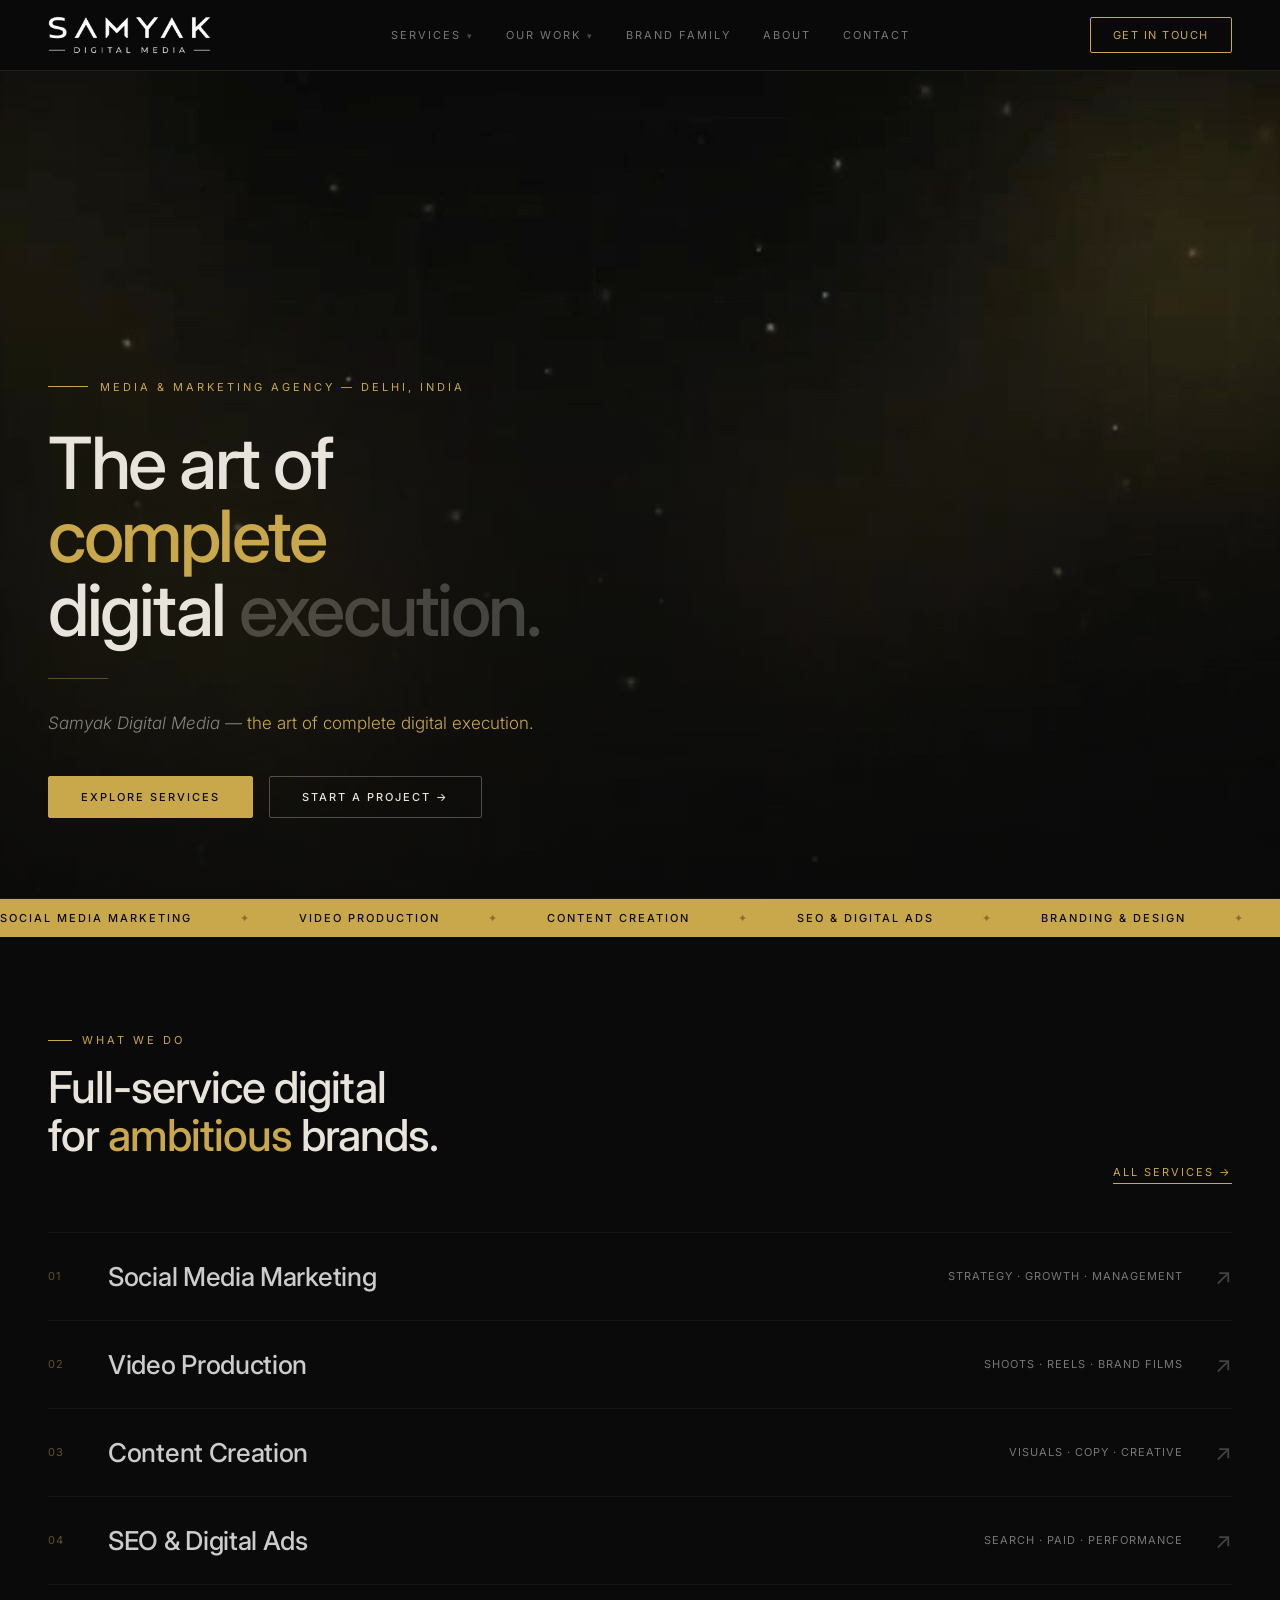
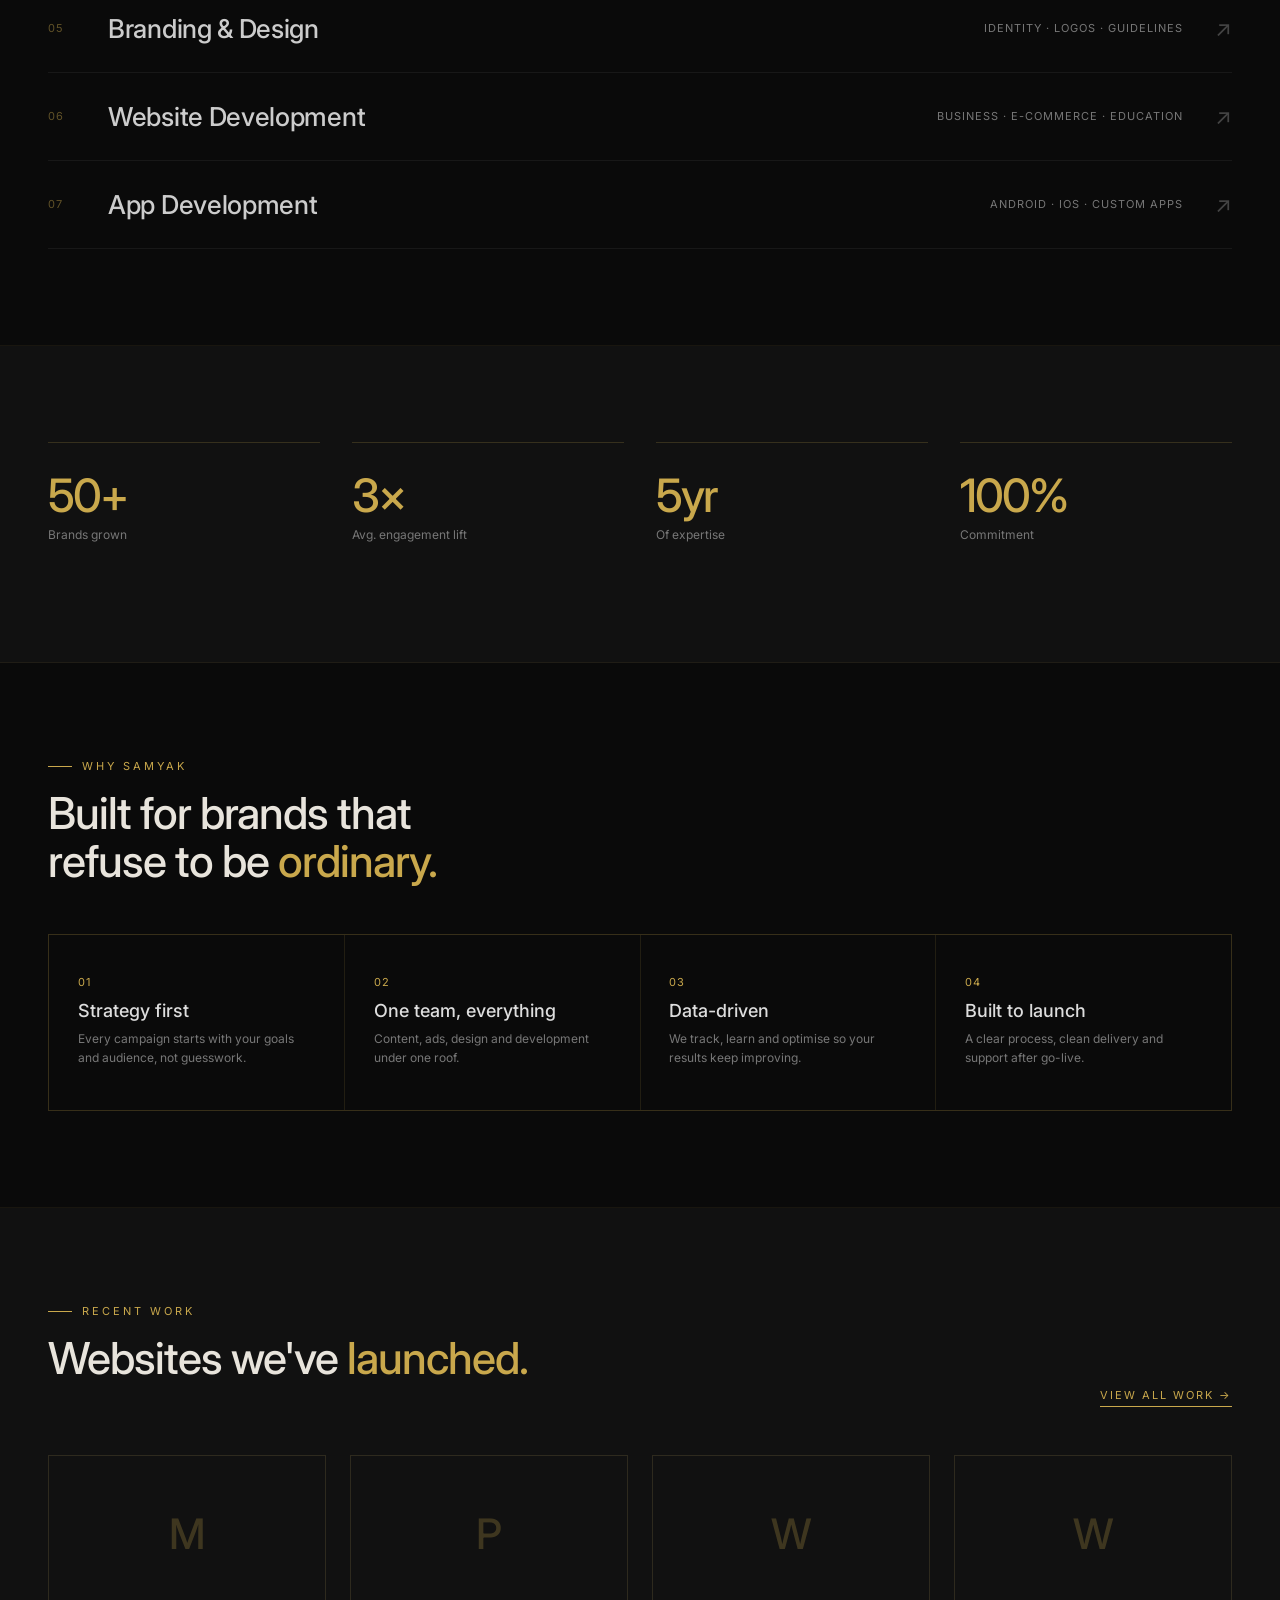
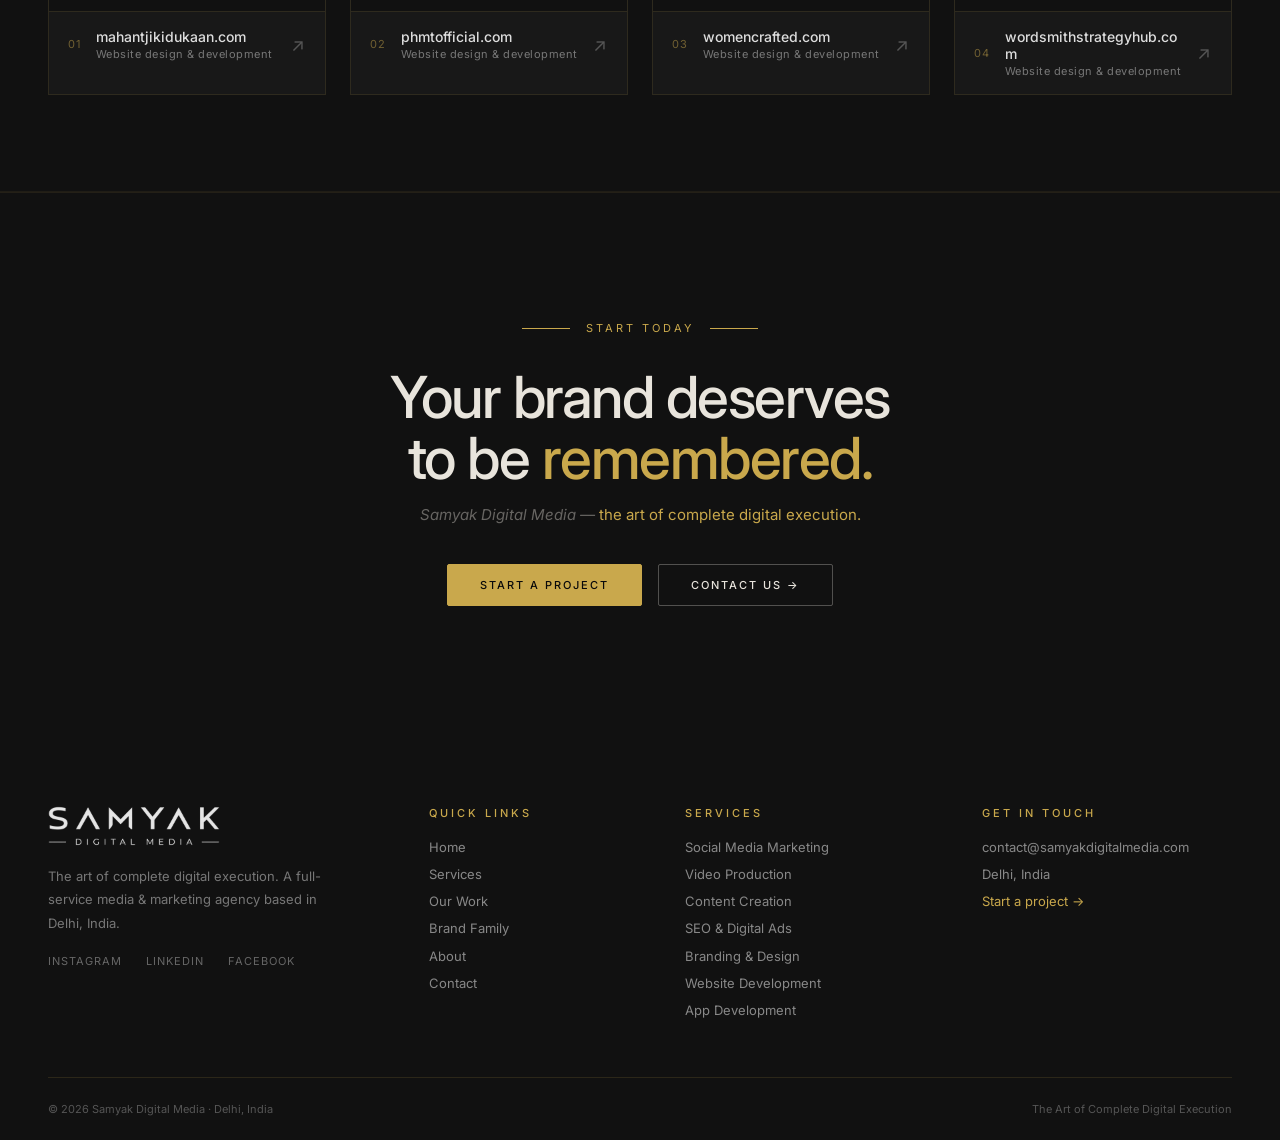
<file: index.html>
<!DOCTYPE html>
<html lang="en">

<head>
  <meta charset="UTF-8">
  <meta name="viewport" content="width=device-width, initial-scale=1.0">
  <title>The Art of Complete Digital Execution — Samyak Digital Media</title>
  <meta name="description"
    content="Samyak Digital Media is a full-service media and marketing agency based in Delhi, India. The art of complete digital execution.">
  <link rel="canonical" href="https://samyakdigitalmedia.com/">
  <link rel="icon" href="./assets/favicon.png">
  <link rel="preconnect" href="https://fonts.googleapis.com">
  <link rel="preconnect" href="https://fonts.gstatic.com" crossorigin>
  <link href="https://fonts.googleapis.com/css2?family=Inter:wght@300;400;500&display=swap" rel="stylesheet">
  <link rel="stylesheet" href="./assets/style.css">
</head>

<body>
  <header class="nav" id="nav">
    <a class="logo" href="./"><img src="./assets/logo.png" alt="Samyak Digital Media" width="165" height="38"></a>
    <nav class="nav-links" aria-label="Main">
      <div class="dd"><a href="./services/">Services</a>
        <div class="dd-menu"><a href="./services/#social-media-marketing">Social Media Marketing</a><a
            href="./services/#video-production">Video Production</a><a href="./services/#content-creation">Content
            Creation</a><a href="./services/#seo-digital-ads">SEO &amp; Digital Ads</a><a
            href="./services/#branding-design">Branding &amp; Design</a><a
            href="./services/#website-development">Website Development</a><a href="./services/#app-development">App
            Development</a><a class="dd-all" href="./services/">All services →</a></div>
      </div>
      <div class="dd"><a href="./work/">Our Work</a>
        <div class="dd-menu dd-wide">
          <div>
            <h6>WEBSITES</h6><a href="https://mahantjikidukaan.com" target="_blank"
              rel="noopener noreferrer">mahantjikidukaan.com</a><a href="https://phmtofficial.com" target="_blank"
              rel="noopener noreferrer">phmtofficial.com</a><a href="https://womencrafted.com" target="_blank"
              rel="noopener noreferrer">womencrafted.com</a><a href="https://wordsmithstrategyhub.com" target="_blank"
              rel="noopener noreferrer">wordsmithstrategyhub.com</a><a href="https://stalwartscfo.com" target="_blank"
              rel="noopener noreferrer">stalwartscfo.com</a><a href="https://digitalorder.in" target="_blank"
              rel="noopener noreferrer">digitalorder.in</a><a href="https://pattharwalebaba.com" target="_blank"
              rel="noopener noreferrer">Pattharwalebaba.com</a><a href="https://rudrm.com" target="_blank"
              rel="noopener noreferrer">Rudrm.com</a><a href="http://bhairavi.runasp.net/" target="_blank"
              rel="noopener noreferrer">bhairavi.runasp.net</a><a href="https://bhairaviproduction.com" target="_blank"
              rel="noopener noreferrer">bhairaviproduction.com</a>
          </div>
          <div>
            <h6>INSTAGRAM</h6><a href="https://www.instagram.com/mahantkeshavsharma" target="_blank"
              rel="noopener noreferrer">@mahantkeshavsharma</a><a href="https://www.instagram.com/mahantjikidukaan"
              target="_blank" rel="noopener noreferrer">@mahantjikidukaan</a><a
              href="https://www.instagram.com/phmtofficial" target="_blank"
              rel="noopener noreferrer">@phmtofficial</a><a href="https://www.instagram.com/rudrmofficial"
              target="_blank" rel="noopener noreferrer">@rudrmofficial</a><a
              href="https://www.instagram.com/satender_tripathi" target="_blank"
              rel="noopener noreferrer">@satender_tripathi</a><a href="https://www.instagram.com/adhikar_manch"
              target="_blank" rel="noopener noreferrer">@adhikar_manch</a><a
              href="https://www.instagram.com/shriachalnathmahadev" target="_blank"
              rel="noopener noreferrer">@shriachalnathmahadev</a><a href="https://www.instagram.com/mahantgauravsharma"
              target="_blank" rel="noopener noreferrer">@mahantgauravsharma</a><a
              href="https://www.instagram.com/bhairaviproductions" target="_blank"
              rel="noopener noreferrer">@bhairaviproductions</a>
          </div><a class="dd-all" href="./work/">View all work →</a>
        </div>
      </div><a href="./brand-family/">Brand Family</a><a href="./about/">About</a><a href="./contact/">Contact</a>
    </nav>
    <a class="nav-btn" href="./contact/">Get in touch</a>
    <button class="nav-toggle" aria-label="Menu" aria-expanded="false"><span></span><span></span><span></span></button>
  </header>
  <main>
    <section class="hero">
      <video class="hero-video" autoplay muted loop playsinline preload="auto" poster="./assets/hero-poster.jpg">
        <source src="./assets/hero.mp4" type="video/mp4">
      </video>
      <div class="hero-content">
        <div class="hero-eyebrow">Media &amp; Marketing Agency — Delhi, India</div>
        <h1>The art of<br><span class="gold">complete</span><br>digital <span class="dim">execution.</span></h1>
        <div class="hero-divider"></div>
        <p class="hero-tagline">Samyak Digital Media — <em>the art of complete digital execution.</em></p>
        <div class="hero-btns"><a class="btn btn-gold" href="./services/">Explore services</a><a class="btn btn-ghost"
            href="./contact/">Start a project →</a></div>
      </div>
    </section>
    <div class="ticker">
      <div class="ticker-inner"><span>Social Media Marketing</span><i>✦</i><span>Video
          Production</span><i>✦</i><span>Content Creation</span><i>✦</i><span>SEO &amp; Digital
          Ads</span><i>✦</i><span>Branding &amp; Design</span><i>✦</i><span>Website Design</span><i>✦</i><span>The Art
          of Complete Digital Execution</span><i>✦</i><span>Social Media Marketing</span><i>✦</i><span>Video
          Production</span><i>✦</i><span>Content Creation</span><i>✦</i><span>SEO &amp; Digital
          Ads</span><i>✦</i><span>Branding &amp; Design</span><i>✦</i><span>Website Design</span><i>✦</i><span>The Art
          of Complete Digital Execution</span><i>✦</i></div>
    </div>
    <section class="section">
      <div class="reveal sec-row">
        <div>
          <div class="sec-tag">What we do</div>
          <h2 class="sec-h2">Full-service digital<br>for <em>ambitious</em> brands.</h2>
        </div><a class="link-gold" href="./services/">All services →</a>
      </div>
      <div class="svc-list"><a class="svc-row reveal" href="./services/#social-media-marketing">
          <div class="svc-left"><span class="svc-num">01</span><span class="svc-name">Social Media Marketing</span>
          </div>
          <div class="svc-meta"><span class="svc-tag">Strategy · Growth · Management</span><span
              class="svc-arrow">↗</span></div>
        </a><a class="svc-row reveal" href="./services/#video-production">
          <div class="svc-left"><span class="svc-num">02</span><span class="svc-name">Video Production</span></div>
          <div class="svc-meta"><span class="svc-tag">Shoots · Reels · Brand Films</span><span
              class="svc-arrow">↗</span></div>
        </a><a class="svc-row reveal" href="./services/#content-creation">
          <div class="svc-left"><span class="svc-num">03</span><span class="svc-name">Content Creation</span></div>
          <div class="svc-meta"><span class="svc-tag">Visuals · Copy · Creative</span><span class="svc-arrow">↗</span>
          </div>
        </a><a class="svc-row reveal" href="./services/#seo-digital-ads">
          <div class="svc-left"><span class="svc-num">04</span><span class="svc-name">SEO &amp; Digital Ads</span></div>
          <div class="svc-meta"><span class="svc-tag">Search · Paid · Performance</span><span class="svc-arrow">↗</span>
          </div>
        </a><a class="svc-row reveal" href="./services/#branding-design">
          <div class="svc-left"><span class="svc-num">05</span><span class="svc-name">Branding &amp; Design</span></div>
          <div class="svc-meta"><span class="svc-tag">Identity · Logos · Guidelines</span><span
              class="svc-arrow">↗</span></div>
        </a><a class="svc-row reveal" href="./services/#website-development">
          <div class="svc-left"><span class="svc-num">06</span><span class="svc-name">Website Development</span></div>
          <div class="svc-meta"><span class="svc-tag">Business · E-commerce · Education</span><span
              class="svc-arrow">↗</span></div>
        </a><a class="svc-row reveal" href="./services/#app-development">
          <div class="svc-left"><span class="svc-num">07</span><span class="svc-name">App Development</span></div>
          <div class="svc-meta"><span class="svc-tag">Android · iOS · Custom Apps</span><span class="svc-arrow">↗</span>
          </div>
        </a></div>
    </section>
    <section class="section alt">
      <div class="stats">
        <div class="stat reveal"><b>50+</b><span>Brands grown</span></div>
        <div class="stat reveal"><b>3×</b><span>Avg. engagement lift</span></div>
        <div class="stat reveal"><b>5yr</b><span>Of expertise</span></div>
        <div class="stat reveal"><b>100%</b><span>Commitment</span></div>
      </div>
    </section>
    <section class="section">
      <div class="reveal">
        <div class="sec-tag">Why Samyak</div>
        <h2 class="sec-h2">Built for brands that<br>refuse to be <em>ordinary.</em></h2>
      </div>
      <div class="grid-lines why-grid">
        <div class="reveal"><span>01</span>
          <h4>Strategy first</h4>
          <p>Every campaign starts with your goals and audience, not guesswork.</p>
        </div>
        <div class="reveal"><span>02</span>
          <h4>One team, everything</h4>
          <p>Content, ads, design and development under one roof.</p>
        </div>
        <div class="reveal"><span>03</span>
          <h4>Data-driven</h4>
          <p>We track, learn and optimise so your results keep improving.</p>
        </div>
        <div class="reveal"><span>04</span>
          <h4>Built to launch</h4>
          <p>A clear process, clean delivery and support after go-live.</p>
        </div>
      </div>
    </section>
    <section class="section alt">
      <div class="reveal sec-row">
        <div>
          <div class="sec-tag">Recent work</div>
          <h2 class="sec-h2">Websites we've <em>launched.</em></h2>
        </div><a class="link-gold" href="./work/">View all work →</a>
      </div>
      <div class="cards"><a class="card reveal" href="https://mahantjikidukaan.com" target="_blank"
          rel="noopener noreferrer">
          <div class="thumb"><span class="initial">m</span><img loading="lazy"
              src="https://s0.wp.com/mshots/v1/https%3A%2F%2Fmahantjikidukaan.com%2F?w=700&amp;h=440"
              alt="mahantjikidukaan.com website preview" onerror="this.remove()"><span class="visit">Visit live site
              ↗</span></div>
          <div class="card-info"><span>01</span>
            <div>
              <h4>mahantjikidukaan.com</h4>
              <p>Website design &amp; development</p>
            </div><span class="arrow">↗</span>
          </div>
        </a><a class="card reveal" href="https://phmtofficial.com" target="_blank" rel="noopener noreferrer">
          <div class="thumb"><span class="initial">p</span><img loading="lazy"
              src="https://s0.wp.com/mshots/v1/https%3A%2F%2Fphmtofficial.com%2F?w=700&amp;h=440"
              alt="phmtofficial.com website preview" onerror="this.remove()"><span class="visit">Visit live site
              ↗</span></div>
          <div class="card-info"><span>02</span>
            <div>
              <h4>phmtofficial.com</h4>
              <p>Website design &amp; development</p>
            </div><span class="arrow">↗</span>
          </div>
        </a><a class="card reveal" href="https://womencrafted.com" target="_blank" rel="noopener noreferrer">
          <div class="thumb"><span class="initial">w</span><img loading="lazy"
              src="https://s0.wp.com/mshots/v1/https%3A%2F%2Fwomencrafted.com%2F?w=700&amp;h=440"
              alt="womencrafted.com website preview" onerror="this.remove()"><span class="visit">Visit live site
              ↗</span></div>
          <div class="card-info"><span>03</span>
            <div>
              <h4>womencrafted.com</h4>
              <p>Website design &amp; development</p>
            </div><span class="arrow">↗</span>
          </div>
        </a><a class="card reveal" href="https://wordsmithstrategyhub.com" target="_blank" rel="noopener noreferrer">
          <div class="thumb"><span class="initial">w</span><img loading="lazy"
              src="https://s0.wp.com/mshots/v1/https%3A%2F%2Fwordsmithstrategyhub.com%2F?w=700&amp;h=440"
              alt="wordsmithstrategyhub.com website preview" onerror="this.remove()"><span class="visit">Visit live site
              ↗</span></div>
          <div class="card-info"><span>04</span>
            <div>
              <h4>wordsmithstrategyhub.com</h4>
              <p>Website design &amp; development</p>
            </div><span class="arrow">↗</span>
          </div>
        </a></div>
    </section>
    <section class="cta-sec">
      <div class="cta-orn reveal"><span>Start today</span></div>
      <h2 class="cta-h2 reveal">Your brand deserves<br>to be <em>remembered.</em></h2>
      <p class="cta-tagline reveal">Samyak Digital Media — <em>the art of complete digital execution.</em></p>
      <div class="cta-btns reveal"><a class="btn btn-gold"
          href="mailto:contact@samyakdigitalmedia.com?subject=New%20project%20enquiry">Start a project</a><a
          class="btn btn-ghost" href="./contact/">Contact us →</a></div>
    </section>
  </main>
  <footer class="foot">
    <div class="foot-grid">
      <div class="foot-brand">
        <img src="./assets/logo.png" alt="Samyak Digital Media" width="172" height="40">
        <p>The art of complete digital execution. A full-service media &amp; marketing agency based in Delhi, India.</p>
        <div class="foot-links"><a href="https://www.instagram.com/samyakdigitalmedia" target="_blank"
            rel="noopener noreferrer">Instagram</a><a href="https://www.linkedin.com/company/samyak-digital-media"
            target="_blank" rel="noopener noreferrer">LinkedIn</a><a href="https://www.facebook.com/samyakdigitalmedia" target="_blank"
            rel="noopener noreferrer">Facebook</a></div>
      </div>
      <div class="foot-col">
        <h5>Quick links</h5><a href="./">Home</a><a href="./services/">Services</a><a href="./work/">Our Work</a><a
          href="./brand-family/">Brand Family</a><a href="./about/">About</a><a href="./contact/">Contact</a>
      </div>
      <div class="foot-col">
        <h5>Services</h5><a href="./services/#social-media-marketing">Social Media Marketing</a><a
          href="./services/#video-production">Video Production</a><a href="./services/#content-creation">Content
          Creation</a><a href="./services/#seo-digital-ads">SEO &amp; Digital Ads</a><a
          href="./services/#branding-design">Branding &amp; Design</a><a href="./services/#website-development">Website
          Development</a><a href="./services/#app-development">App Development</a>
      </div>
      <div class="foot-col">
        <h5>Get in touch</h5><a
          href="mailto:contact@samyakdigitalmedia.com">contact@samyakdigitalmedia.com</a><span>Delhi, India</span><a
          href="./contact/" style="color:var(--gold)">Start a project →</a>
      </div>
    </div>
    <div class="foot-bar"><span>© 2026 Samyak Digital Media · Delhi, India</span><span>The Art of Complete Digital
        Execution</span></div>
  </footer>
  <script src="./assets/main.js"></script>
</body>

</html>
</file>
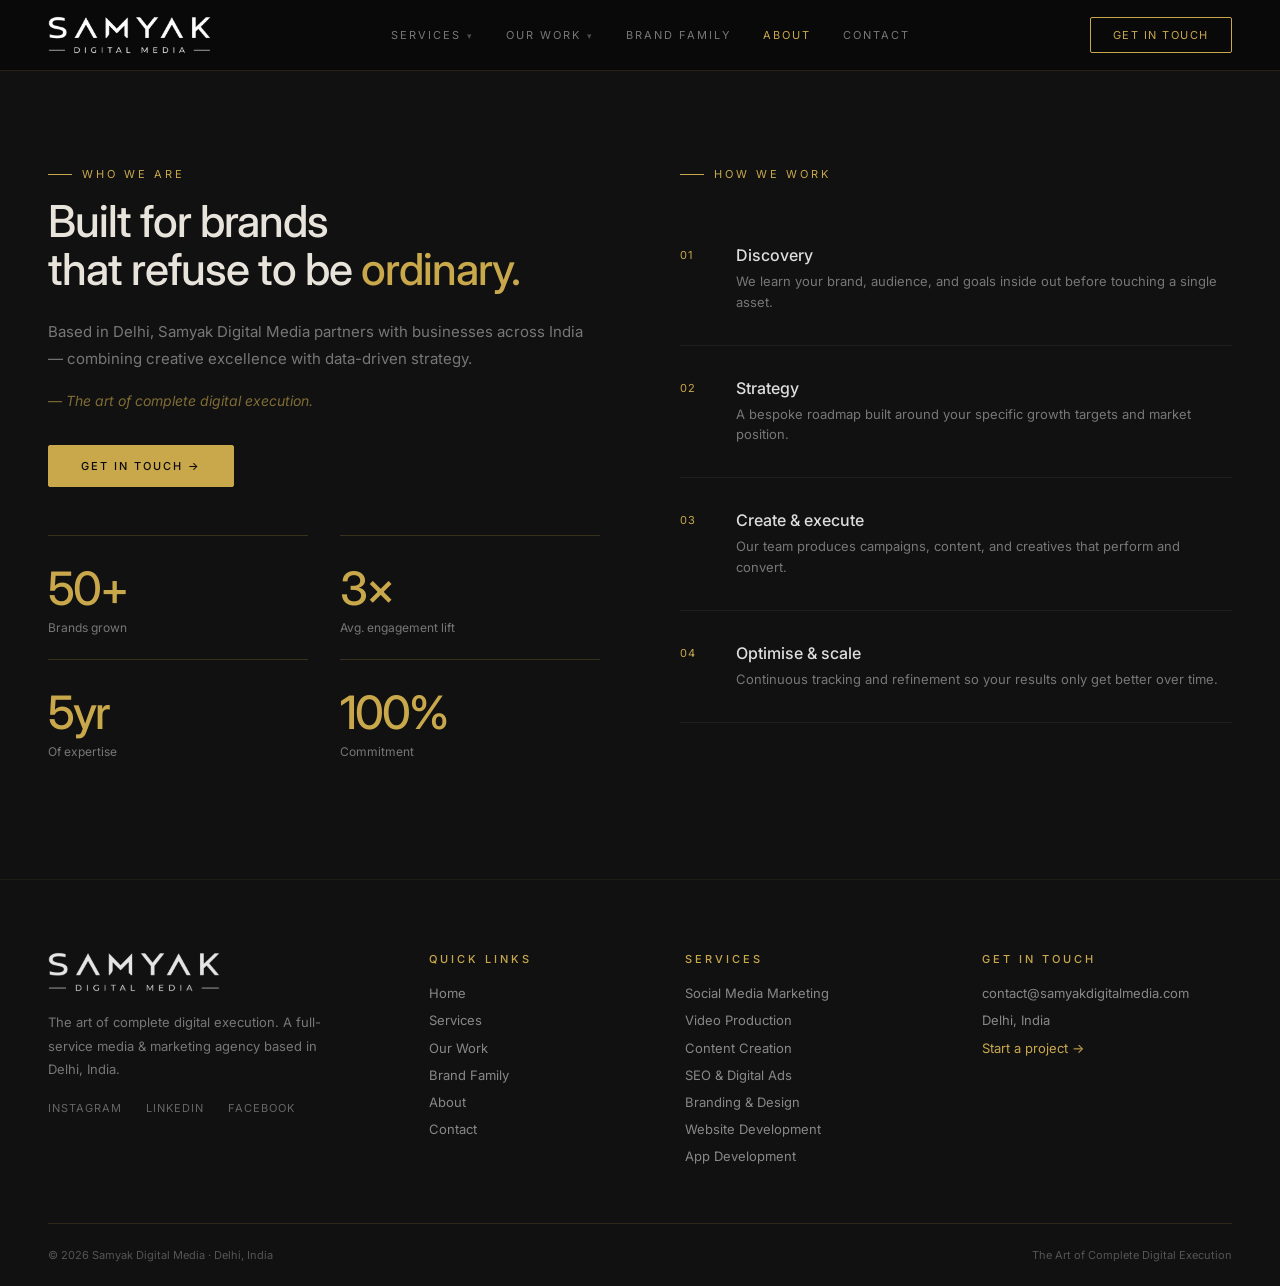
<file: about/index.html>
<!DOCTYPE html>
<html lang="en">

<head>
  <meta charset="UTF-8">
  <meta name="viewport" content="width=device-width, initial-scale=1.0">
  <title>About — Samyak Digital Media</title>
  <meta name="description"
    content="Samyak Digital Media is a full-service media and marketing agency based in Delhi, India. The art of complete digital execution.">
  <link rel="canonical" href="https://samyakdigitalmedia.com/about/">
  <link rel="icon" href="../assets/favicon.png">
  <link rel="preconnect" href="https://fonts.googleapis.com">
  <link rel="preconnect" href="https://fonts.gstatic.com" crossorigin>
  <link href="https://fonts.googleapis.com/css2?family=Inter:wght@300;400;500&display=swap" rel="stylesheet">
  <link rel="stylesheet" href="../assets/style.css">
</head>

<body>
  <header class="nav" id="nav">
    <a class="logo" href="../"><img src="../assets/logo.png" alt="Samyak Digital Media" width="165" height="38"></a>
    <nav class="nav-links" aria-label="Main">
      <div class="dd"><a href="../services/">Services</a>
        <div class="dd-menu"><a href="../services/#social-media-marketing">Social Media Marketing</a><a
            href="../services/#video-production">Video Production</a><a href="../services/#content-creation">Content
            Creation</a><a href="../services/#seo-digital-ads">SEO &amp; Digital Ads</a><a
            href="../services/#branding-design">Branding &amp; Design</a><a
            href="../services/#website-development">Website Development</a><a href="../services/#app-development">App
            Development</a><a class="dd-all" href="../services/">All services →</a></div>
      </div>
      <div class="dd"><a href="../work/">Our Work</a>
        <div class="dd-menu dd-wide">
          <div>
            <h6>WEBSITES</h6><a href="https://mahantjikidukaan.com" target="_blank"
              rel="noopener noreferrer">mahantjikidukaan.com</a><a href="https://phmtofficial.com" target="_blank"
              rel="noopener noreferrer">phmtofficial.com</a><a href="https://womencrafted.com" target="_blank"
              rel="noopener noreferrer">womencrafted.com</a><a href="https://wordsmithstrategyhub.com" target="_blank"
              rel="noopener noreferrer">wordsmithstrategyhub.com</a><a href="https://stalwartscfo.com" target="_blank"
              rel="noopener noreferrer">stalwartscfo.com</a><a href="https://digitalorder.in" target="_blank"
              rel="noopener noreferrer">digitalorder.in</a><a href="https://pattharwalebaba.com" target="_blank"
              rel="noopener noreferrer">Pattharwalebaba.com</a><a href="https://rudrm.com" target="_blank"
              rel="noopener noreferrer">Rudrm.com</a><a href="http://bhairavi.runasp.net/" target="_blank"
              rel="noopener noreferrer">bhairavi.runasp.net</a><a href="https://bhairaviproduction.com" target="_blank"
              rel="noopener noreferrer">bhairaviproduction.com</a>
          </div>
          <div>
            <h6>INSTAGRAM</h6><a href="https://www.instagram.com/mahantkeshavsharma" target="_blank"
              rel="noopener noreferrer">@mahantkeshavsharma</a><a href="https://www.instagram.com/mahantjikidukaan"
              target="_blank" rel="noopener noreferrer">@mahantjikidukaan</a><a
              href="https://www.instagram.com/phmtofficial" target="_blank"
              rel="noopener noreferrer">@phmtofficial</a><a href="https://www.instagram.com/rudrmofficial"
              target="_blank" rel="noopener noreferrer">@rudrmofficial</a><a
              href="https://www.instagram.com/satender_tripathi" target="_blank"
              rel="noopener noreferrer">@satender_tripathi</a><a href="https://www.instagram.com/adhikar_manch"
              target="_blank" rel="noopener noreferrer">@adhikar_manch</a><a
              href="https://www.instagram.com/shriachalnathmahadev" target="_blank"
              rel="noopener noreferrer">@shriachalnathmahadev</a><a href="https://www.instagram.com/mahantgauravsharma"
              target="_blank" rel="noopener noreferrer">@mahantgauravsharma</a><a
              href="https://www.instagram.com/bhairaviproductions" target="_blank"
              rel="noopener noreferrer">@bhairaviproductions</a>
          </div><a class="dd-all" href="../work/">View all work →</a>
        </div>
      </div><a href="../brand-family/">Brand Family</a><a href="../about/" class="active">About</a><a
        href="../contact/">Contact</a>
    </nav>
    <a class="nav-btn" href="../contact/">Get in touch</a>
    <button class="nav-toggle" aria-label="Menu" aria-expanded="false"><span></span><span></span><span></span></button>
  </header>
  <main>
    <section class="section alt">
      <div class="about-grid">
        <div class="reveal">
          <div class="sec-tag">Who we are</div>
          <h1 class="sec-h2">Built for brands<br>that refuse to be <em>ordinary.</em></h1>
          <p>Based in Delhi, Samyak Digital Media partners with businesses across India — combining creative excellence
            with data-driven strategy.</p>
          <p class="quote">— The art of complete digital execution.</p>
          <a class="btn btn-gold" href="../contact/">Get in touch →</a>
          <div class="stats two">
            <div class="stat"><b>50+</b><span>Brands grown</span></div>
            <div class="stat"><b>3×</b><span>Avg. engagement lift</span></div>
            <div class="stat"><b>5yr</b><span>Of expertise</span></div>
            <div class="stat"><b>100%</b><span>Commitment</span></div>
          </div>
        </div>
        <div class="reveal">
          <div class="sec-tag" style="margin-bottom:2rem">How we work</div>
          <div class="p-step"><span>01</span>
            <div>
              <h4>Discovery</h4>
              <p>We learn your brand, audience, and goals inside out before touching a single asset.</p>
            </div>
          </div>
          <div class="p-step"><span>02</span>
            <div>
              <h4>Strategy</h4>
              <p>A bespoke roadmap built around your specific growth targets and market position.</p>
            </div>
          </div>
          <div class="p-step"><span>03</span>
            <div>
              <h4>Create &amp; execute</h4>
              <p>Our team produces campaigns, content, and creatives that perform and convert.</p>
            </div>
          </div>
          <div class="p-step"><span>04</span>
            <div>
              <h4>Optimise &amp; scale</h4>
              <p>Continuous tracking and refinement so your results only get better over time.</p>
            </div>
          </div>
        </div>
      </div>
    </section>
  </main>
  <footer class="foot">
    <div class="foot-grid">
      <div class="foot-brand">
        <img src="../assets/logo.png" alt="Samyak Digital Media" width="172" height="40">
        <p>The art of complete digital execution. A full-service media &amp; marketing agency based in Delhi, India.</p>
        <div class="foot-links"><a href="https://www.instagram.com/samyakdigitalmedia" target="_blank"
            rel="noopener noreferrer">Instagram</a><a href="https://www.linkedin.com/company/samyak-digital-media"
            target="_blank" rel="noopener noreferrer">LinkedIn</a><a href="https://www.facebook.com/" target="_blank"
            rel="noopener noreferrer">Facebook</a></div>
      </div>
      <div class="foot-col">
        <h5>Quick links</h5><a href="../">Home</a><a href="../services/">Services</a><a href="../work/">Our Work</a><a
          href="../brand-family/">Brand Family</a><a href="../about/">About</a><a href="../contact/">Contact</a>
      </div>
      <div class="foot-col">
        <h5>Services</h5><a href="../services/#social-media-marketing">Social Media Marketing</a><a
          href="../services/#video-production">Video Production</a><a href="../services/#content-creation">Content
          Creation</a><a href="../services/#seo-digital-ads">SEO &amp; Digital Ads</a><a
          href="../services/#branding-design">Branding &amp; Design</a><a
          href="../services/#website-development">Website Development</a><a href="../services/#app-development">App
          Development</a>
      </div>
      <div class="foot-col">
        <h5>Get in touch</h5><a
          href="mailto:contact@samyakdigitalmedia.com">contact@samyakdigitalmedia.com</a><span>Delhi, India</span><a
          href="../contact/" style="color:var(--gold)">Start a project →</a>
      </div>
    </div>
    <div class="foot-bar"><span>© 2026 Samyak Digital Media · Delhi, India</span><span>The Art of Complete Digital
        Execution</span></div>
  </footer>
  <script src="../assets/main.js"></script>
</body>

</html>
</file>
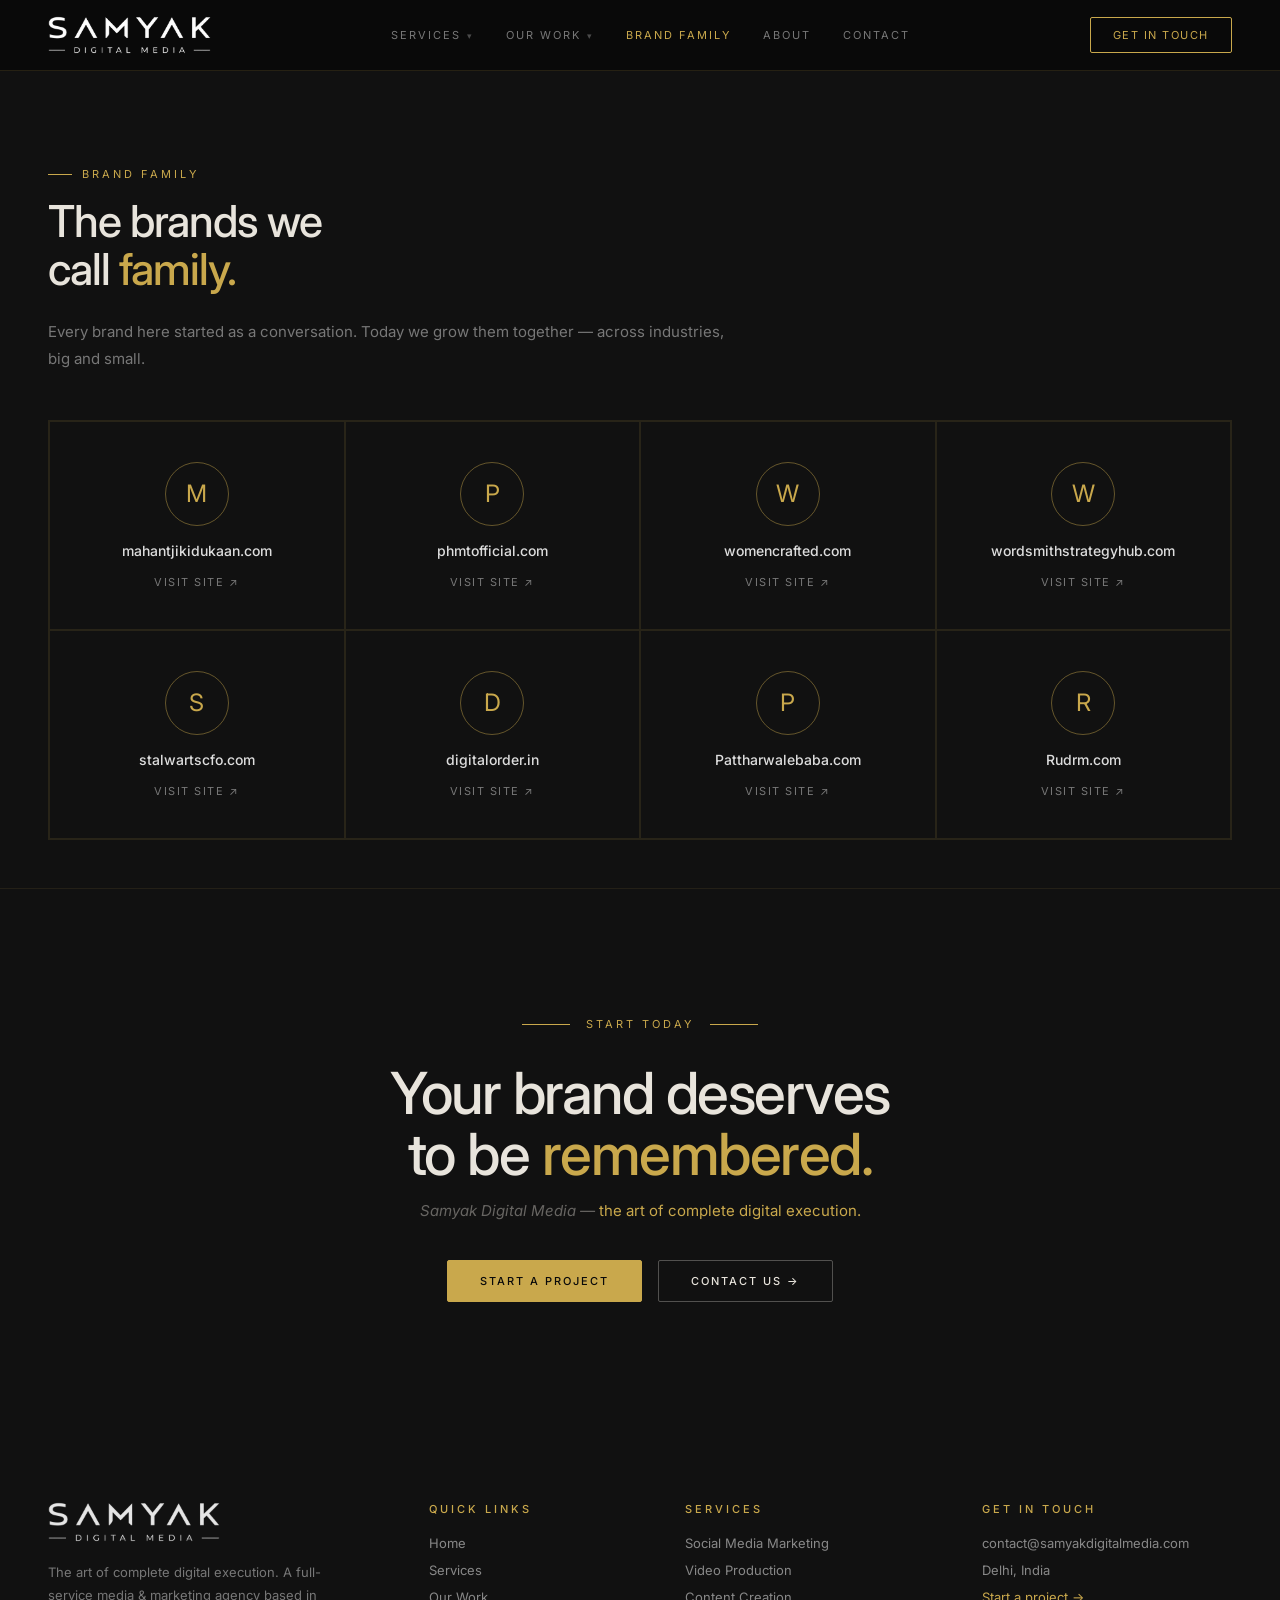
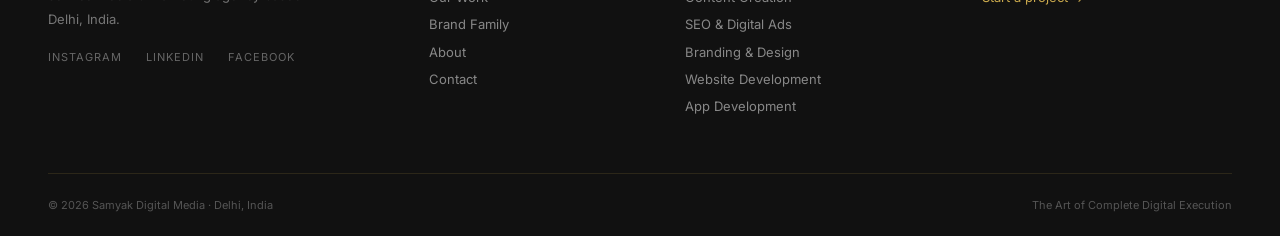
<file: brand-family/index.html>
<!DOCTYPE html>
<html lang="en">

<head>
  <meta charset="UTF-8">
  <meta name="viewport" content="width=device-width, initial-scale=1.0">
  <title>Brand Family — Samyak Digital Media</title>
  <meta name="description"
    content="Samyak Digital Media is a full-service media and marketing agency based in Delhi, India. The art of complete digital execution.">
  <link rel="canonical" href="https://samyakdigitalmedia.com/brand-family/">
  <link rel="icon" href="../assets/favicon.png">
  <link rel="preconnect" href="https://fonts.googleapis.com">
  <link rel="preconnect" href="https://fonts.gstatic.com" crossorigin>
  <link href="https://fonts.googleapis.com/css2?family=Inter:wght@300;400;500&display=swap" rel="stylesheet">
  <link rel="stylesheet" href="../assets/style.css">
</head>

<body>
  <header class="nav" id="nav">
    <a class="logo" href="../"><img src="../assets/logo.png" alt="Samyak Digital Media" width="165" height="38"></a>
    <nav class="nav-links" aria-label="Main">
      <div class="dd"><a href="../services/">Services</a>
        <div class="dd-menu"><a href="../services/#social-media-marketing">Social Media Marketing</a><a
            href="../services/#video-production">Video Production</a><a href="../services/#content-creation">Content
            Creation</a><a href="../services/#seo-digital-ads">SEO &amp; Digital Ads</a><a
            href="../services/#branding-design">Branding &amp; Design</a><a
            href="../services/#website-development">Website Development</a><a href="../services/#app-development">App
            Development</a><a class="dd-all" href="../services/">All services →</a></div>
      </div>
      <div class="dd"><a href="../work/">Our Work</a>
        <div class="dd-menu dd-wide">
          <div>
            <h6>WEBSITES</h6><a href="https://mahantjikidukaan.com" target="_blank"
              rel="noopener noreferrer">mahantjikidukaan.com</a><a href="https://phmtofficial.com" target="_blank"
              rel="noopener noreferrer">phmtofficial.com</a><a href="https://womencrafted.com" target="_blank"
              rel="noopener noreferrer">womencrafted.com</a><a href="https://wordsmithstrategyhub.com" target="_blank"
              rel="noopener noreferrer">wordsmithstrategyhub.com</a><a href="https://stalwartscfo.com" target="_blank"
              rel="noopener noreferrer">stalwartscfo.com</a><a href="https://digitalorder.in" target="_blank"
              rel="noopener noreferrer">digitalorder.in</a><a href="https://pattharwalebaba.com" target="_blank"
              rel="noopener noreferrer">Pattharwalebaba.com</a><a href="https://rudrm.com" target="_blank"
              rel="noopener noreferrer">Rudrm.com</a><a href="http://bhairavi.runasp.net/" target="_blank"
              rel="noopener noreferrer">bhairavi.runasp.net</a><a href="https://bhairaviproduction.com" target="_blank"
              rel="noopener noreferrer">bhairaviproduction.com</a>
          </div>
          <div>
            <h6>INSTAGRAM</h6><a href="https://www.instagram.com/mahantkeshavsharma" target="_blank"
              rel="noopener noreferrer">@mahantkeshavsharma</a><a href="https://www.instagram.com/mahantjikidukaan"
              target="_blank" rel="noopener noreferrer">@mahantjikidukaan</a><a
              href="https://www.instagram.com/phmtofficial" target="_blank"
              rel="noopener noreferrer">@phmtofficial</a><a href="https://www.instagram.com/rudrmofficial"
              target="_blank" rel="noopener noreferrer">@rudrmofficial</a><a
              href="https://www.instagram.com/satender_tripathi" target="_blank"
              rel="noopener noreferrer">@satender_tripathi</a><a href="https://www.instagram.com/adhikar_manch"
              target="_blank" rel="noopener noreferrer">@adhikar_manch</a><a
              href="https://www.instagram.com/shriachalnathmahadev" target="_blank"
              rel="noopener noreferrer">@shriachalnathmahadev</a><a href="https://www.instagram.com/mahantgauravsharma"
              target="_blank" rel="noopener noreferrer">@mahantgauravsharma</a><a
              href="https://www.instagram.com/bhairaviproductions" target="_blank"
              rel="noopener noreferrer">@bhairaviproductions</a>
          </div><a class="dd-all" href="../work/">View all work →</a>
        </div>
      </div><a href="../brand-family/" class="active">Brand Family</a><a href="../about/">About</a><a
        href="../contact/">Contact</a>
    </nav>
    <a class="nav-btn" href="../contact/">Get in touch</a>
    <button class="nav-toggle" aria-label="Menu" aria-expanded="false"><span></span><span></span><span></span></button>
  </header>
  <main>
    <section class="section alt page-head">
      <div class="reveal">
        <div class="sec-tag">Brand family</div>
        <h1 class="sec-h2">The brands we<br>call <em>family.</em></h1>
        <p class="intro">Every brand here started as a conversation. Today we grow them together — across industries,
          big and small.</p>
      </div>
      <div class="family"><a class="reveal" href="https://mahantjikidukaan.com" target="_blank"
          rel="noopener noreferrer"><i>m</i><b>mahantjikidukaan.com</b><span>Visit site ↗</span></a><a class="reveal"
          href="https://phmtofficial.com" target="_blank"
          rel="noopener noreferrer"><i>p</i><b>phmtofficial.com</b><span>Visit site ↗</span></a><a class="reveal"
          href="https://womencrafted.com" target="_blank"
          rel="noopener noreferrer"><i>w</i><b>womencrafted.com</b><span>Visit site ↗</span></a><a class="reveal"
          href="https://wordsmithstrategyhub.com" target="_blank"
          rel="noopener noreferrer"><i>w</i><b>wordsmithstrategyhub.com</b><span>Visit site ↗</span></a><a
          class="reveal" href="https://stalwartscfo.com" target="_blank"
          rel="noopener noreferrer"><i>s</i><b>stalwartscfo.com</b><span>Visit site ↗</span></a><a class="reveal"
          href="https://digitalorder.in" target="_blank"
          rel="noopener noreferrer"><i>d</i><b>digitalorder.in</b><span>Visit site ↗</span></a><a class="reveal"
          href="https://pattharwalebaba.com" target="_blank"
          rel="noopener noreferrer"><i>P</i><b>Pattharwalebaba.com</b><span>Visit site ↗</span></a><a class="reveal"
          href="https://rudrm.com" target="_blank" rel="noopener noreferrer"><i>R</i><b>Rudrm.com</b><span>Visit site
            ↗</span></a></div>
    </section>
    <section class="cta-sec">
      <div class="cta-orn reveal"><span>Start today</span></div>
      <h2 class="cta-h2 reveal">Your brand deserves<br>to be <em>remembered.</em></h2>
      <p class="cta-tagline reveal">Samyak Digital Media — <em>the art of complete digital execution.</em></p>
      <div class="cta-btns reveal"><a class="btn btn-gold"
          href="mailto:contact@samyakdigitalmedia.com?subject=New%20project%20enquiry">Start a project</a><a
          class="btn btn-ghost" href="../contact/">Contact us →</a></div>
    </section>
  </main>
  <footer class="foot">
    <div class="foot-grid">
      <div class="foot-brand">
        <img src="../assets/logo.png" alt="Samyak Digital Media" width="172" height="40">
        <p>The art of complete digital execution. A full-service media &amp; marketing agency based in Delhi, India.</p>
        <div class="foot-links"><a href="https://www.instagram.com/samyakdigitalmedia" target="_blank"
            rel="noopener noreferrer">Instagram</a><a href="https://www.linkedin.com/company/samyak-digital-media"
            target="_blank" rel="noopener noreferrer">LinkedIn</a><a href="https://www.facebook.com/" target="_blank"
            rel="noopener noreferrer">Facebook</a></div>
      </div>
      <div class="foot-col">
        <h5>Quick links</h5><a href="../">Home</a><a href="../services/">Services</a><a href="../work/">Our Work</a><a
          href="../brand-family/">Brand Family</a><a href="../about/">About</a><a href="../contact/">Contact</a>
      </div>
      <div class="foot-col">
        <h5>Services</h5><a href="../services/#social-media-marketing">Social Media Marketing</a><a
          href="../services/#video-production">Video Production</a><a href="../services/#content-creation">Content
          Creation</a><a href="../services/#seo-digital-ads">SEO &amp; Digital Ads</a><a
          href="../services/#branding-design">Branding &amp; Design</a><a
          href="../services/#website-development">Website Development</a><a href="../services/#app-development">App
          Development</a>
      </div>
      <div class="foot-col">
        <h5>Get in touch</h5><a
          href="mailto:contact@samyakdigitalmedia.com">contact@samyakdigitalmedia.com</a><span>Delhi, India</span><a
          href="../contact/" style="color:var(--gold)">Start a project →</a>
      </div>
    </div>
    <div class="foot-bar"><span>© 2026 Samyak Digital Media · Delhi, India</span><span>The Art of Complete Digital
        Execution</span></div>
  </footer>
  <script src="../assets/main.js"></script>
</body>

</html>
</file>
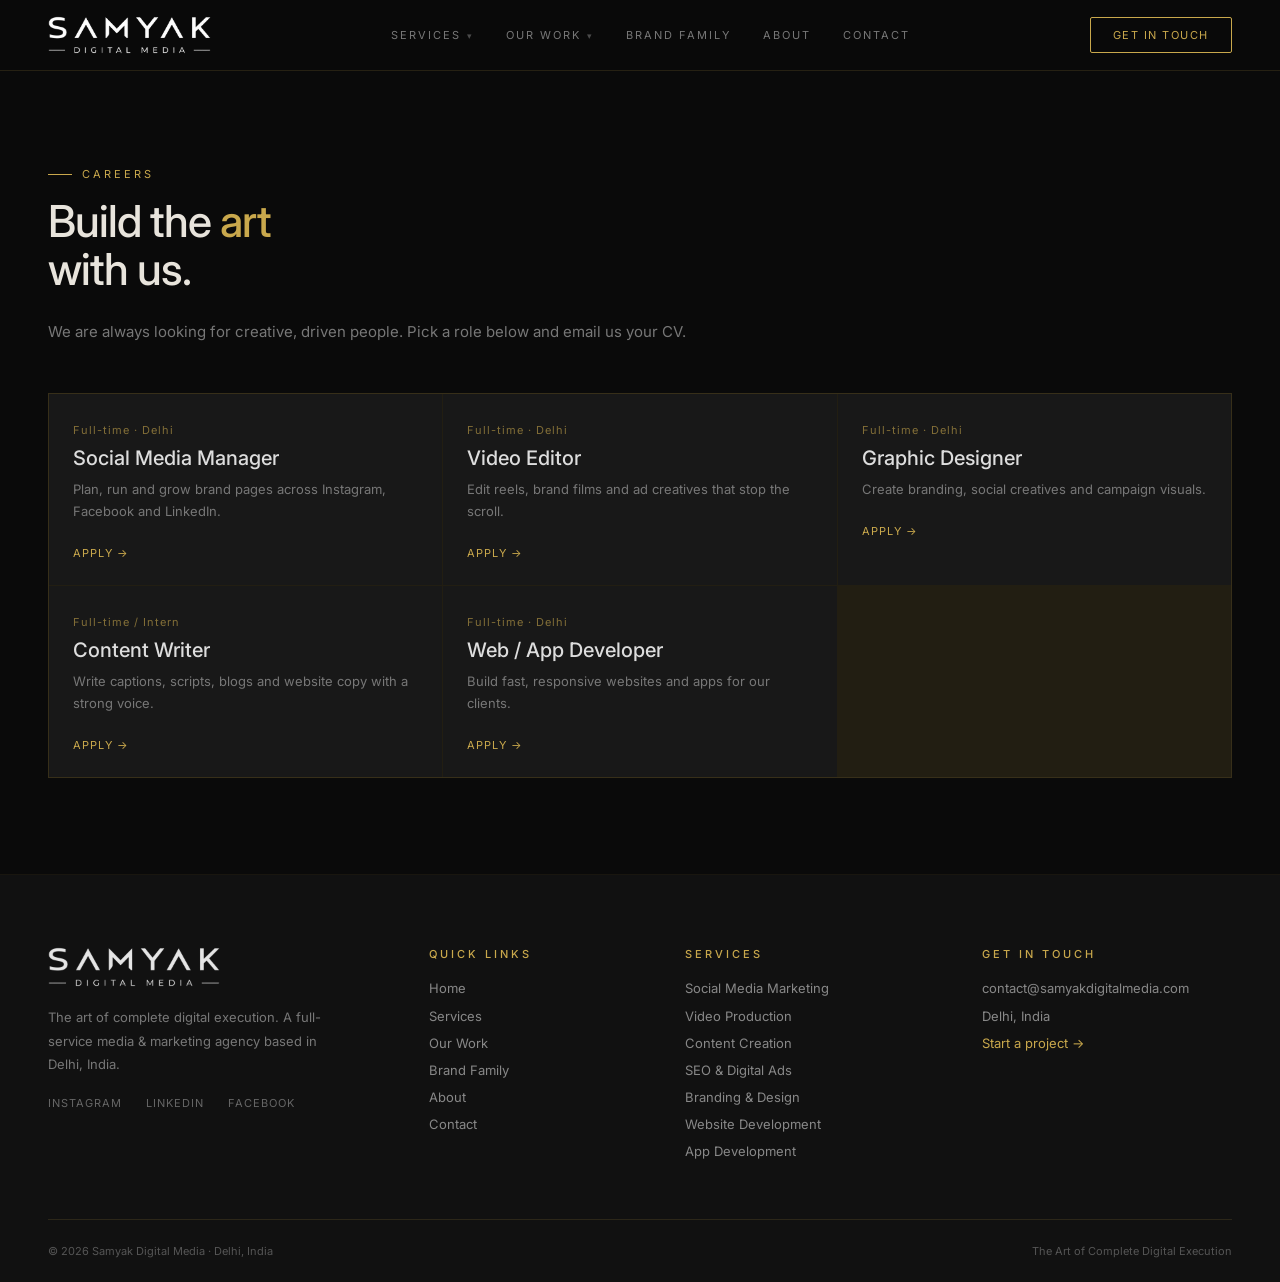
<file: careers/index.html>
<!DOCTYPE html>
<html lang="en">

<head>
  <meta charset="UTF-8">
  <meta name="viewport" content="width=device-width, initial-scale=1.0">
  <title>Careers — Samyak Digital Media</title>
  <meta name="description"
    content="Samyak Digital Media is a full-service media and marketing agency based in Delhi, India. The art of complete digital execution.">
  <link rel="canonical" href="https://samyakdigitalmedia.com/careers/">
  <meta name="robots" content="noindex">
  <link rel="icon" href="../assets/favicon.png">
  <link rel="preconnect" href="https://fonts.googleapis.com">
  <link rel="preconnect" href="https://fonts.gstatic.com" crossorigin>
  <link href="https://fonts.googleapis.com/css2?family=Inter:wght@300;400;500&display=swap" rel="stylesheet">
  <link rel="stylesheet" href="../assets/style.css">
</head>

<body>
  <header class="nav" id="nav">
    <a class="logo" href="../"><img src="../assets/logo.png" alt="Samyak Digital Media" width="165" height="38"></a>
    <nav class="nav-links" aria-label="Main">
      <div class="dd"><a href="../services/">Services</a>
        <div class="dd-menu"><a href="../services/#social-media-marketing">Social Media Marketing</a><a
            href="../services/#video-production">Video Production</a><a href="../services/#content-creation">Content
            Creation</a><a href="../services/#seo-digital-ads">SEO &amp; Digital Ads</a><a
            href="../services/#branding-design">Branding &amp; Design</a><a
            href="../services/#website-development">Website Development</a><a href="../services/#app-development">App
            Development</a><a class="dd-all" href="../services/">All services →</a></div>
      </div>
      <div class="dd"><a href="../work/">Our Work</a>
        <div class="dd-menu dd-wide">
          <div>
            <h6>WEBSITES</h6><a href="https://mahantjikidukaan.com" target="_blank"
              rel="noopener noreferrer">mahantjikidukaan.com</a><a href="https://phmtofficial.com" target="_blank"
              rel="noopener noreferrer">phmtofficial.com</a><a href="https://womencrafted.com" target="_blank"
              rel="noopener noreferrer">womencrafted.com</a><a href="https://wordsmithstrategyhub.com" target="_blank"
              rel="noopener noreferrer">wordsmithstrategyhub.com</a><a href="https://stalwartscfo.com" target="_blank"
              rel="noopener noreferrer">stalwartscfo.com</a><a href="https://digitalorder.in" target="_blank"
              rel="noopener noreferrer">digitalorder.in</a><a href="https://pattharwalebaba.com" target="_blank"
              rel="noopener noreferrer">Pattharwalebaba.com</a><a href="https://rudrm.com" target="_blank"
              rel="noopener noreferrer">Rudrm.com</a><a href="http://bhairavi.runasp.net/" target="_blank"
              rel="noopener noreferrer">bhairavi.runasp.net</a><a href="https://bhairaviproduction.com" target="_blank"
              rel="noopener noreferrer">bhairaviproduction.com</a>
          </div>
          <div>
            <h6>INSTAGRAM</h6><a href="https://www.instagram.com/mahantkeshavsharma" target="_blank"
              rel="noopener noreferrer">@mahantkeshavsharma</a><a href="https://www.instagram.com/mahantjikidukaan"
              target="_blank" rel="noopener noreferrer">@mahantjikidukaan</a><a
              href="https://www.instagram.com/phmtofficial" target="_blank"
              rel="noopener noreferrer">@phmtofficial</a><a href="https://www.instagram.com/rudrmofficial"
              target="_blank" rel="noopener noreferrer">@rudrmofficial</a><a
              href="https://www.instagram.com/satender_tripathi" target="_blank"
              rel="noopener noreferrer">@satender_tripathi</a><a href="https://www.instagram.com/adhikar_manch"
              target="_blank" rel="noopener noreferrer">@adhikar_manch</a><a
              href="https://www.instagram.com/shriachalnathmahadev" target="_blank"
              rel="noopener noreferrer">@shriachalnathmahadev</a><a href="https://www.instagram.com/mahantgauravsharma"
              target="_blank" rel="noopener noreferrer">@mahantgauravsharma</a><a
              href="https://www.instagram.com/bhairaviproductions" target="_blank"
              rel="noopener noreferrer">@bhairaviproductions</a>
          </div><a class="dd-all" href="../work/">View all work →</a>
        </div>
      </div><a href="../brand-family/">Brand Family</a><a href="../about/">About</a><a href="../contact/">Contact</a>
    </nav>
    <a class="nav-btn" href="../contact/">Get in touch</a>
    <button class="nav-toggle" aria-label="Menu" aria-expanded="false"><span></span><span></span><span></span></button>
  </header>
  <main>
    <section class="section page-head">
      <div class="reveal">
        <div class="sec-tag">Careers</div>
        <h1 class="sec-h2">Build the <em>art</em><br>with us.</h1>
        <p class="intro">We are always looking for creative, driven people. Pick a role below and email us your CV.</p>
      </div>
    </section>
    <section class="section" style="padding-top:0">
      <div class="grid-lines roles reveal">
        <div><small>Full-time · Delhi</small>
          <h4>Social Media Manager</h4>
          <p style="font-size:13px;line-height:1.7;color:var(--muted)">Plan, run and grow brand pages across Instagram,
            Facebook and LinkedIn.</p><a
            href="mailto:contact@samyakdigitalmedia.com?subject=Application%20-%20Social%20Media%20Manager">Apply →</a>
        </div>
        <div><small>Full-time · Delhi</small>
          <h4>Video Editor</h4>
          <p style="font-size:13px;line-height:1.7;color:var(--muted)">Edit reels, brand films and ad creatives that
            stop the scroll.</p><a
            href="mailto:contact@samyakdigitalmedia.com?subject=Application%20-%20Video%20Editor">Apply →</a>
        </div>
        <div><small>Full-time · Delhi</small>
          <h4>Graphic Designer</h4>
          <p style="font-size:13px;line-height:1.7;color:var(--muted)">Create branding, social creatives and campaign
            visuals.</p><a
            href="mailto:contact@samyakdigitalmedia.com?subject=Application%20-%20Graphic%20Designer">Apply →</a>
        </div>
        <div><small>Full-time / Intern</small>
          <h4>Content Writer</h4>
          <p style="font-size:13px;line-height:1.7;color:var(--muted)">Write captions, scripts, blogs and website copy
            with a strong voice.</p><a
            href="mailto:contact@samyakdigitalmedia.com?subject=Application%20-%20Content%20Writer">Apply →</a>
        </div>
        <div><small>Full-time · Delhi</small>
          <h4>Web / App Developer</h4>
          <p style="font-size:13px;line-height:1.7;color:var(--muted)">Build fast, responsive websites and apps for our
            clients.</p><a
            href="mailto:contact@samyakdigitalmedia.com?subject=Application%20-%20Web%20/%20App%20Developer">Apply →</a>
        </div>
      </div>
    </section>
  </main>
  <footer class="foot">
    <div class="foot-grid">
      <div class="foot-brand">
        <img src="../assets/logo.png" alt="Samyak Digital Media" width="172" height="40">
        <p>The art of complete digital execution. A full-service media &amp; marketing agency based in Delhi, India.</p>
        <div class="foot-links"><a href="https://www.instagram.com/samyakdigitalmedia" target="_blank"
            rel="noopener noreferrer">Instagram</a><a href="https://www.linkedin.com/company/samyak-digital-media"
            target="_blank" rel="noopener noreferrer">LinkedIn</a><a href="https://www.facebook.com/" target="_blank"
            rel="noopener noreferrer">Facebook</a></div>
      </div>
      <div class="foot-col">
        <h5>Quick links</h5><a href="../">Home</a><a href="../services/">Services</a><a href="../work/">Our Work</a><a
          href="../brand-family/">Brand Family</a><a href="../about/">About</a><a href="../contact/">Contact</a>
      </div>
      <div class="foot-col">
        <h5>Services</h5><a href="../services/#social-media-marketing">Social Media Marketing</a><a
          href="../services/#video-production">Video Production</a><a href="../services/#content-creation">Content
          Creation</a><a href="../services/#seo-digital-ads">SEO &amp; Digital Ads</a><a
          href="../services/#branding-design">Branding &amp; Design</a><a
          href="../services/#website-development">Website Development</a><a href="../services/#app-development">App
          Development</a>
      </div>
      <div class="foot-col">
        <h5>Get in touch</h5><a
          href="mailto:contact@samyakdigitalmedia.com">contact@samyakdigitalmedia.com</a><span>Delhi, India</span><a
          href="../contact/" style="color:var(--gold)">Start a project →</a>
      </div>
    </div>
    <div class="foot-bar"><span>© 2026 Samyak Digital Media · Delhi, India</span><span>The Art of Complete Digital
        Execution</span></div>
  </footer>
  <script src="../assets/main.js"></script>
</body>

</html>
</file>
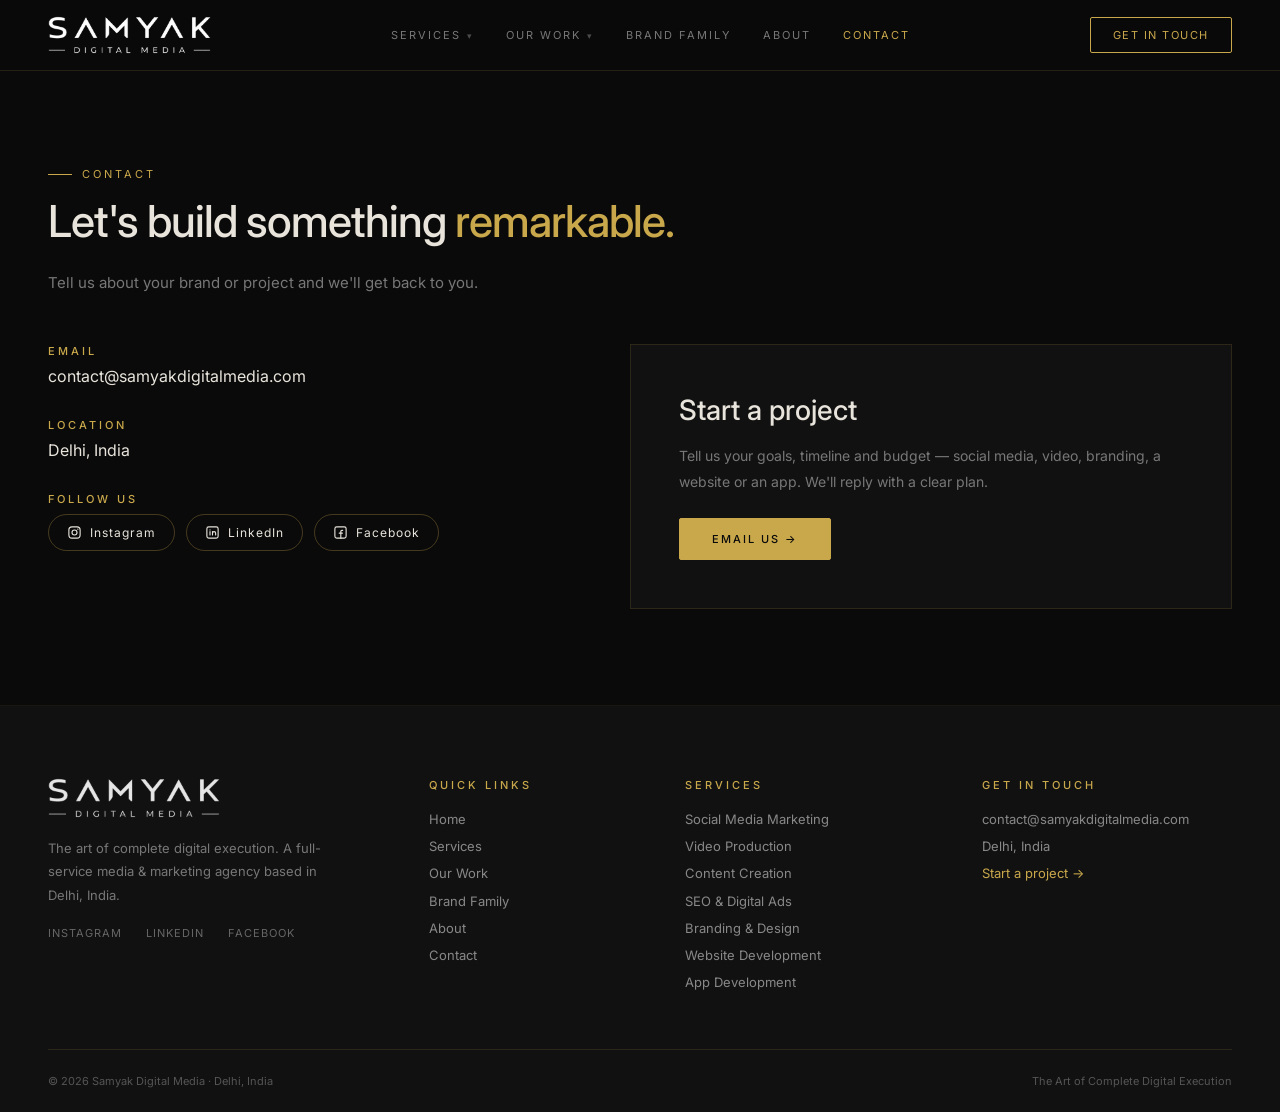
<file: contact/index.html>
<!DOCTYPE html>
<html lang="en">

<head>
  <meta charset="UTF-8">
  <meta name="viewport" content="width=device-width, initial-scale=1.0">
  <title>Contact — Samyak Digital Media</title>
  <meta name="description"
    content="Samyak Digital Media is a full-service media and marketing agency based in Delhi, India. The art of complete digital execution.">
  <link rel="canonical" href="https://samyakdigitalmedia.com/contact/">
  <link rel="icon" href="../assets/favicon.png">
  <link rel="preconnect" href="https://fonts.googleapis.com">
  <link rel="preconnect" href="https://fonts.gstatic.com" crossorigin>
  <link href="https://fonts.googleapis.com/css2?family=Inter:wght@300;400;500&display=swap" rel="stylesheet">
  <link rel="stylesheet" href="../assets/style.css">
</head>

<body>
  <header class="nav" id="nav">
    <a class="logo" href="../"><img src="../assets/logo.png" alt="Samyak Digital Media" width="165" height="38"></a>
    <nav class="nav-links" aria-label="Main">
      <div class="dd"><a href="../services/">Services</a>
        <div class="dd-menu"><a href="../services/#social-media-marketing">Social Media Marketing</a><a
            href="../services/#video-production">Video Production</a><a href="../services/#content-creation">Content
            Creation</a><a href="../services/#seo-digital-ads">SEO &amp; Digital Ads</a><a
            href="../services/#branding-design">Branding &amp; Design</a><a
            href="../services/#website-development">Website Development</a><a href="../services/#app-development">App
            Development</a><a class="dd-all" href="../services/">All services →</a></div>
      </div>
      <div class="dd"><a href="../work/">Our Work</a>
        <div class="dd-menu dd-wide">
          <div>
            <h6>WEBSITES</h6><a href="https://mahantjikidukaan.com" target="_blank"
              rel="noopener noreferrer">mahantjikidukaan.com</a><a href="https://phmtofficial.com" target="_blank"
              rel="noopener noreferrer">phmtofficial.com</a><a href="https://womencrafted.com" target="_blank"
              rel="noopener noreferrer">womencrafted.com</a><a href="https://wordsmithstrategyhub.com" target="_blank"
              rel="noopener noreferrer">wordsmithstrategyhub.com</a><a href="https://stalwartscfo.com" target="_blank"
              rel="noopener noreferrer">stalwartscfo.com</a><a href="https://digitalorder.in" target="_blank"
              rel="noopener noreferrer">digitalorder.in</a><a href="https://pattharwalebaba.com" target="_blank"
              rel="noopener noreferrer">Pattharwalebaba.com</a><a href="https://rudrm.com" target="_blank"
              rel="noopener noreferrer">Rudrm.com</a><a href="http://bhairavi.runasp.net/" target="_blank"
              rel="noopener noreferrer">bhairavi.runasp.net</a><a href="https://bhairaviproduction.com" target="_blank"
              rel="noopener noreferrer">bhairaviproduction.com</a>
          </div>
          <div>
            <h6>INSTAGRAM</h6><a href="https://www.instagram.com/mahantkeshavsharma" target="_blank"
              rel="noopener noreferrer">@mahantkeshavsharma</a><a href="https://www.instagram.com/mahantjikidukaan"
              target="_blank" rel="noopener noreferrer">@mahantjikidukaan</a><a
              href="https://www.instagram.com/phmtofficial" target="_blank"
              rel="noopener noreferrer">@phmtofficial</a><a href="https://www.instagram.com/rudrmofficial"
              target="_blank" rel="noopener noreferrer">@rudrmofficial</a><a
              href="https://www.instagram.com/satender_tripathi" target="_blank"
              rel="noopener noreferrer">@satender_tripathi</a><a href="https://www.instagram.com/adhikar_manch"
              target="_blank" rel="noopener noreferrer">@adhikar_manch</a><a
              href="https://www.instagram.com/shriachalnathmahadev" target="_blank"
              rel="noopener noreferrer">@shriachalnathmahadev</a><a href="https://www.instagram.com/mahantgauravsharma"
              target="_blank" rel="noopener noreferrer">@mahantgauravsharma</a><a
              href="https://www.instagram.com/bhairaviproductions" target="_blank"
              rel="noopener noreferrer">@bhairaviproductions</a>
          </div><a class="dd-all" href="../work/">View all work →</a>
        </div>
      </div><a href="../brand-family/">Brand Family</a><a href="../about/">About</a><a href="../contact/"
        class="active">Contact</a>
    </nav>
    <a class="nav-btn" href="../contact/">Get in touch</a>
    <button class="nav-toggle" aria-label="Menu" aria-expanded="false"><span></span><span></span><span></span></button>
  </header>
  <main>
    <section class="section page-head">
      <div class="reveal">
        <div class="sec-tag">Contact</div>
        <h1 class="sec-h2">Let's build something <em>remarkable.</em></h1>
        <p class="intro">Tell us about your brand or project and we'll get back to you.</p>
      </div>
    </section>
    <section class="section" style="padding-top:0">
      <div class="contact-grid">
        <div class="contact-info reveal">
          <h4>Email</h4><a class="mail" href="mailto:contact@samyakdigitalmedia.com">contact@samyakdigitalmedia.com</a>
          <h4>Location</h4>
          <p>Delhi, India</p>
          <h4>Follow us</h4>
          <div class="socials"><a class="social" href="https://www.instagram.com/samyakdigitalmedia" target="_blank"
              rel="noopener noreferrer"><svg viewBox="0 0 24 24" fill="none" stroke="currentColor" stroke-width="1.8">
                <rect x="3" y="3" width="18" height="18" rx="5" />
                <circle cx="12" cy="12" r="4" />
                <circle cx="17.3" cy="6.7" r="1" fill="currentColor" stroke="none" />
              </svg>Instagram</a><a class="social" href="https://www.linkedin.com/company/samyak-digital-media"
              target="_blank" rel="noopener noreferrer"><svg viewBox="0 0 24 24" fill="none" stroke="currentColor"
                stroke-width="1.8" stroke-linecap="round" stroke-linejoin="round">
                <rect x="3" y="3" width="18" height="18" rx="3" />
                <path d="M8 10.5V16M8 7.8v.2M12 16v-5.5M12 13a2.5 2.5 0 0 1 5 0V16" />
              </svg>LinkedIn</a><a class="social" href="https://www.facebook.com/" target="_blank"
              rel="noopener noreferrer"><svg viewBox="0 0 24 24" fill="none" stroke="currentColor" stroke-width="1.8"
                stroke-linecap="round" stroke-linejoin="round">
                <rect x="3" y="3" width="18" height="18" rx="3" />
                <path d="M15.5 8.5h-1.3a1.7 1.7 0 0 0-1.7 1.7V21M10 13h5" />
              </svg>Facebook</a></div>
        </div>
        <div class="contact-card reveal">
          <h3>Start a project</h3>
          <p>Tell us your goals, timeline and budget — social media, video, branding, a website or an app. We'll reply
            with a clear plan.</p>
          <a class="btn btn-gold" href="mailto:contact@samyakdigitalmedia.com?subject=New%20project%20enquiry">Email us
            →</a>
        </div>
      </div>
    </section>
  </main>
  <footer class="foot">
    <div class="foot-grid">
      <div class="foot-brand">
        <img src="../assets/logo.png" alt="Samyak Digital Media" width="172" height="40">
        <p>The art of complete digital execution. A full-service media &amp; marketing agency based in Delhi, India.</p>
        <div class="foot-links"><a href="https://www.instagram.com/samyakdigitalmedia" target="_blank"
            rel="noopener noreferrer">Instagram</a><a href="https://www.linkedin.com/company/samyak-digital-media"
            target="_blank" rel="noopener noreferrer">LinkedIn</a><a href="https://www.facebook.com/" target="_blank"
            rel="noopener noreferrer">Facebook</a></div>
      </div>
      <div class="foot-col">
        <h5>Quick links</h5><a href="../">Home</a><a href="../services/">Services</a><a href="../work/">Our Work</a><a
          href="../brand-family/">Brand Family</a><a href="../about/">About</a><a href="../contact/">Contact</a>
      </div>
      <div class="foot-col">
        <h5>Services</h5><a href="../services/#social-media-marketing">Social Media Marketing</a><a
          href="../services/#video-production">Video Production</a><a href="../services/#content-creation">Content
          Creation</a><a href="../services/#seo-digital-ads">SEO &amp; Digital Ads</a><a
          href="../services/#branding-design">Branding &amp; Design</a><a
          href="../services/#website-development">Website Development</a><a href="../services/#app-development">App
          Development</a>
      </div>
      <div class="foot-col">
        <h5>Get in touch</h5><a
          href="mailto:contact@samyakdigitalmedia.com">contact@samyakdigitalmedia.com</a><span>Delhi, India</span><a
          href="../contact/" style="color:var(--gold)">Start a project →</a>
      </div>
    </div>
    <div class="foot-bar"><span>© 2026 Samyak Digital Media · Delhi, India</span><span>The Art of Complete Digital
        Execution</span></div>
  </footer>
  <script src="../assets/main.js"></script>
</body>

</html>
</file>
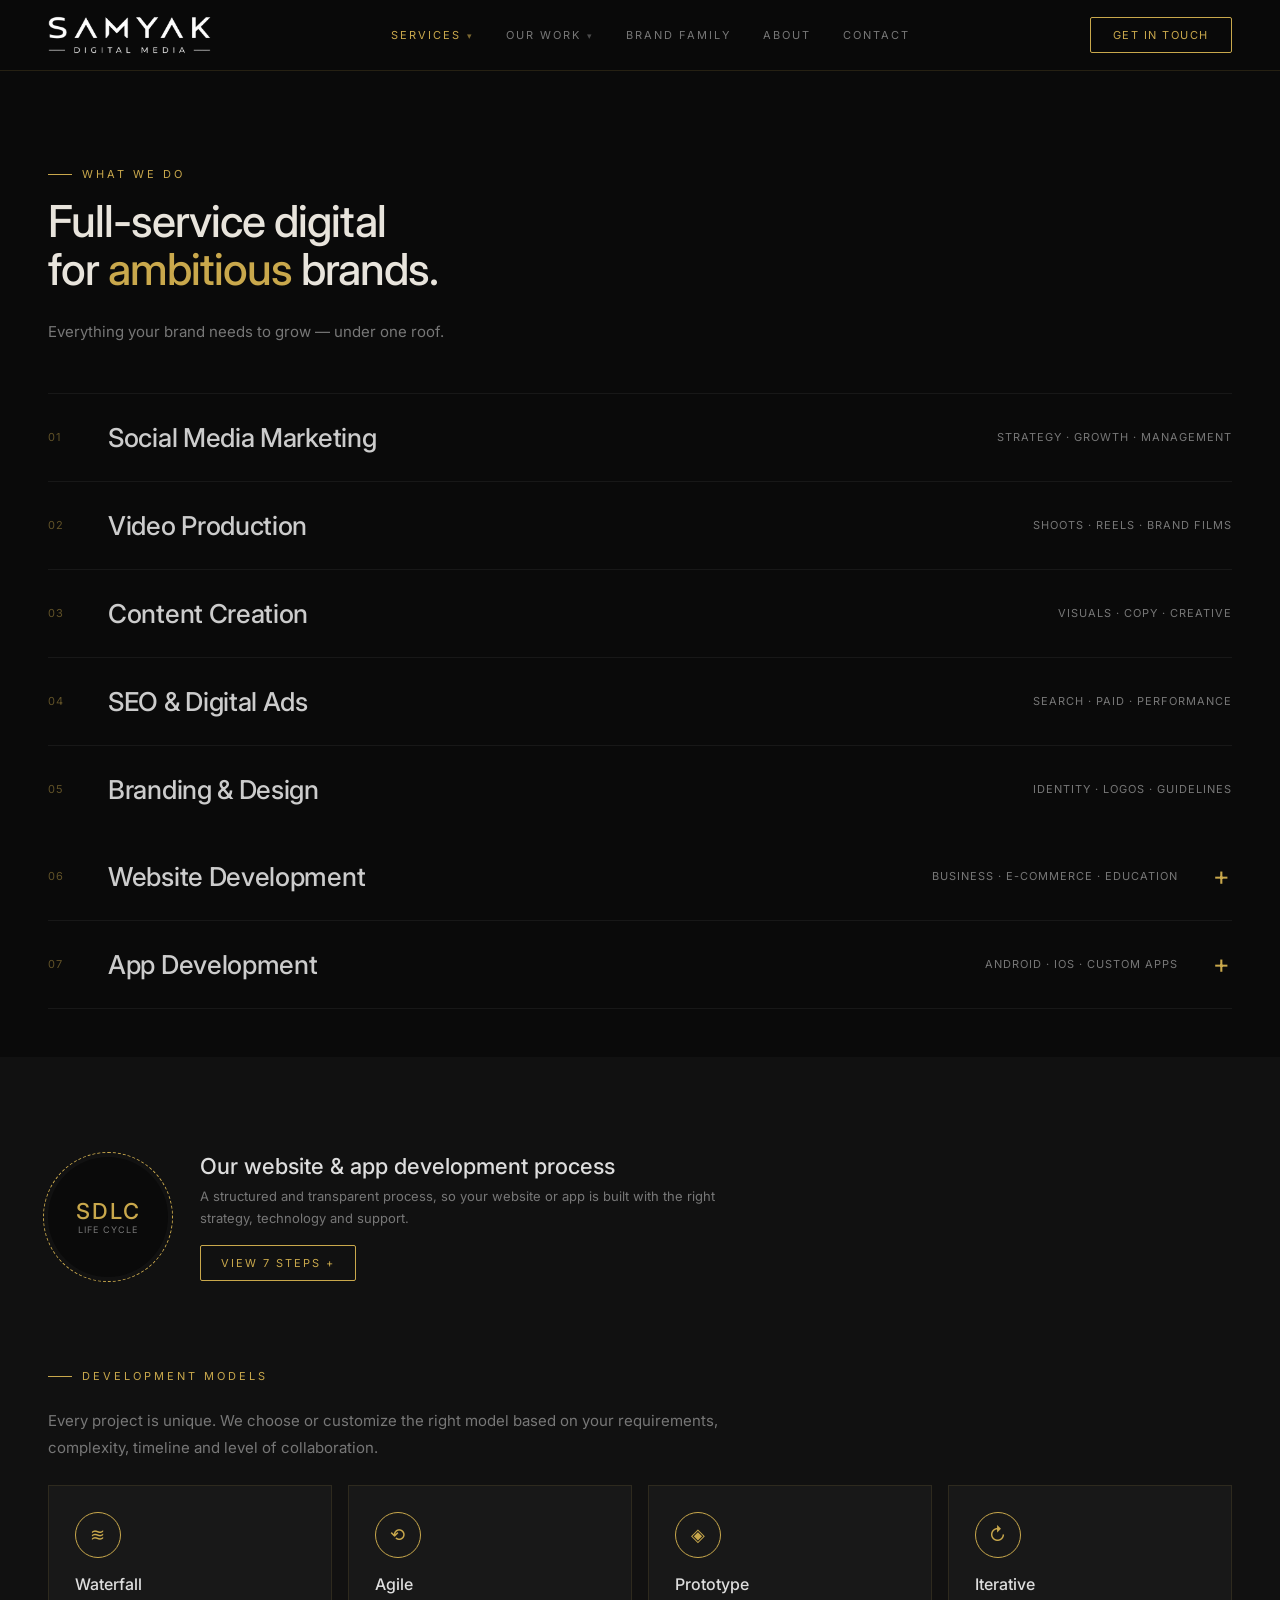
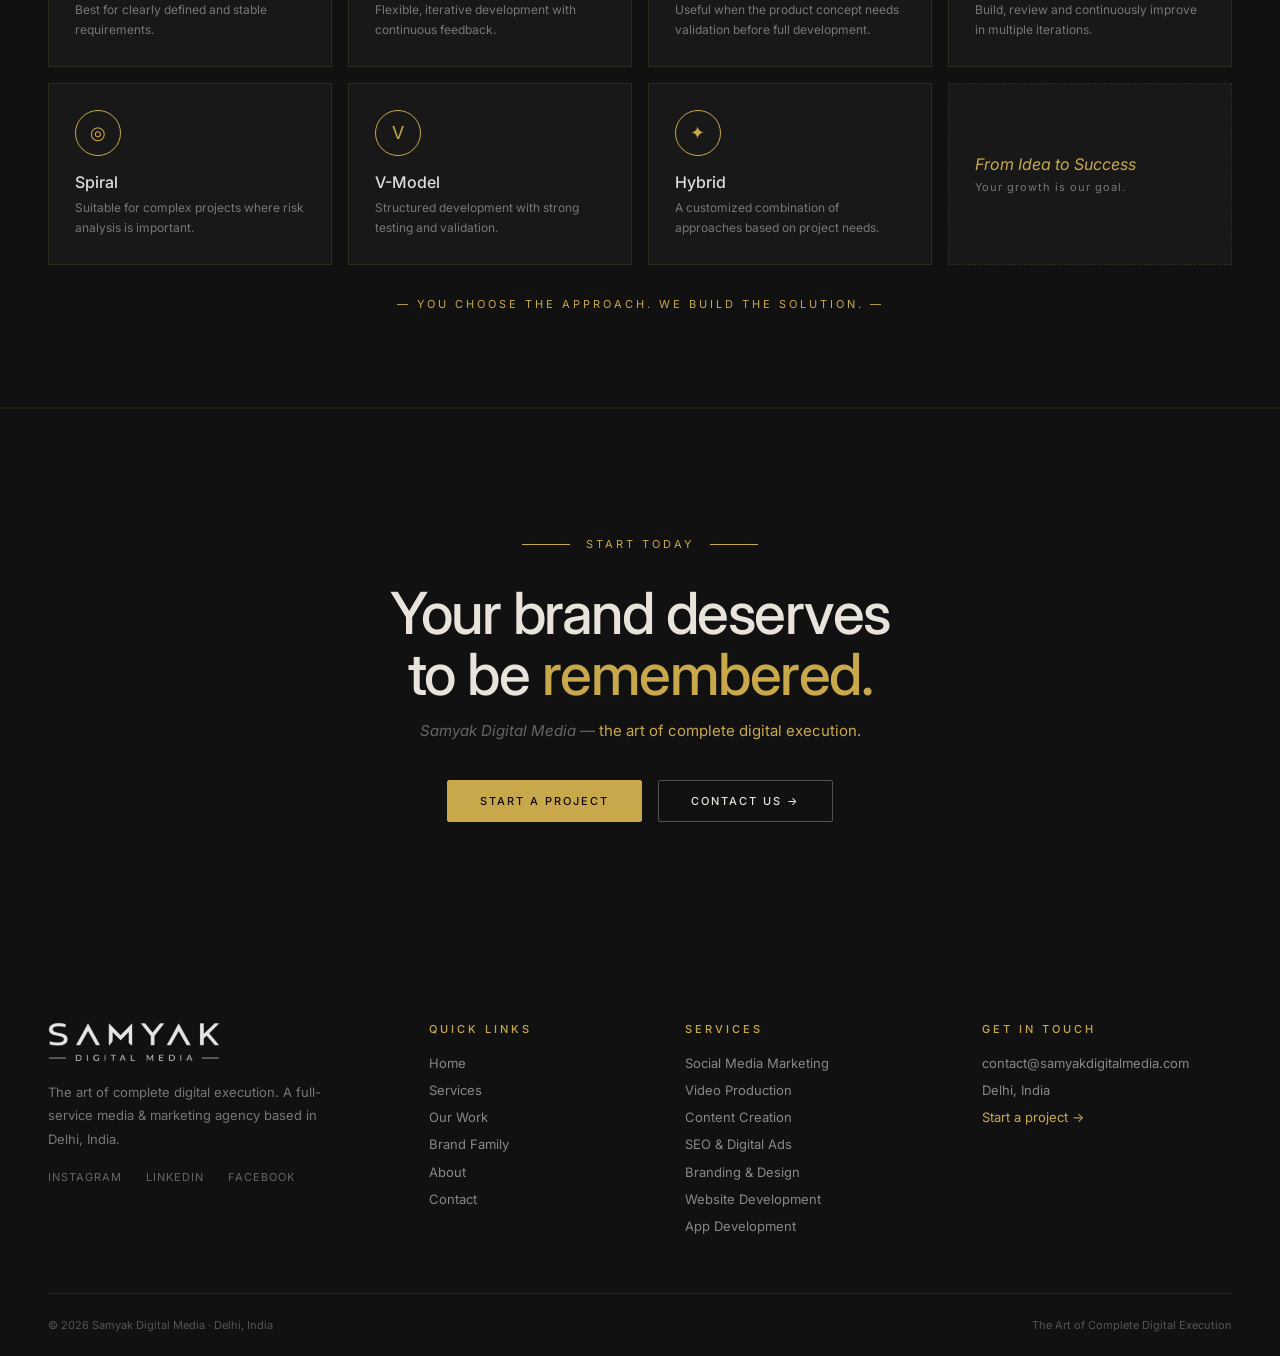
<file: services/index.html>
<!DOCTYPE html>
<html lang="en">

<head>
  <meta charset="UTF-8">
  <meta name="viewport" content="width=device-width, initial-scale=1.0">
  <title>Services — Samyak Digital Media</title>
  <meta name="description"
    content="Samyak Digital Media is a full-service media and marketing agency based in Delhi, India. The art of complete digital execution.">
  <link rel="canonical" href="https://samyakdigitalmedia.com/services/">
  <link rel="icon" href="../assets/favicon.png">
  <link rel="preconnect" href="https://fonts.googleapis.com">
  <link rel="preconnect" href="https://fonts.gstatic.com" crossorigin>
  <link href="https://fonts.googleapis.com/css2?family=Inter:wght@300;400;500&display=swap" rel="stylesheet">
  <link rel="stylesheet" href="../assets/style.css">
</head>
<body>
  <header class="nav" id="nav">
    <a class="logo" href="../"><img src="../assets/logo.png" alt="Samyak Digital Media" width="165" height="38"></a>
    <nav class="nav-links" aria-label="Main">
      <div class="dd"><a href="../services/" class="active">Services</a>
        <div class="dd-menu"><a href="../services/#social-media-marketing">Social Media Marketing</a><a
            href="../services/#video-production">Video Production</a><a href="../services/#content-creation">Content
            Creation</a><a href="../services/#seo-digital-ads">SEO &amp; Digital Ads</a><a
            href="../services/#branding-design">Branding &amp; Design</a><a
            href="../services/#website-development">Website Development</a><a href="../services/#app-development">App
            Development</a><a class="dd-all" href="../services/">All services →</a></div>
      </div>
      <div class="dd"><a href="../work/">Our Work</a>
        <div class="dd-menu dd-wide">
          <div>
            <h6>WEBSITES</h6><a href="https://mahantjikidukaan.com" target="_blank"
              rel="noopener noreferrer">mahantjikidukaan.com</a><a href="https://phmtofficial.com" target="_blank"
              rel="noopener noreferrer">phmtofficial.com</a><a href="https://womencrafted.com" target="_blank"
              rel="noopener noreferrer">womencrafted.com</a><a href="https://wordsmithstrategyhub.com" target="_blank"
              rel="noopener noreferrer">wordsmithstrategyhub.com</a><a href="https://stalwartscfo.com" target="_blank"
              rel="noopener noreferrer">stalwartscfo.com</a><a href="https://digitalorder.in" target="_blank"
              rel="noopener noreferrer">digitalorder.in</a><a href="https://pattharwalebaba.com" target="_blank"
              rel="noopener noreferrer">Pattharwalebaba.com</a><a href="https://rudrm.com" target="_blank"
              rel="noopener noreferrer">Rudrm.com</a><a href="http://bhairavi.runasp.net/" target="_blank"
              rel="noopener noreferrer">bhairavi.runasp.net</a><a href="https://bhairaviproduction.com" target="_blank"
              rel="noopener noreferrer">bhairaviproduction.com</a>
          </div>
          <div>
            <h6>INSTAGRAM</h6><a href="https://www.instagram.com/mahantkeshavsharma" target="_blank"
              rel="noopener noreferrer">@mahantkeshavsharma</a><a href="https://www.instagram.com/mahantjikidukaan"
              target="_blank" rel="noopener noreferrer">@mahantjikidukaan</a><a
              href="https://www.instagram.com/phmtofficial" target="_blank"
              rel="noopener noreferrer">@phmtofficial</a><a href="https://www.instagram.com/rudrmofficial"
              target="_blank" rel="noopener noreferrer">@rudrmofficial</a><a
              href="https://www.instagram.com/satender_tripathi" target="_blank"
              rel="noopener noreferrer">@satender_tripathi</a><a href="https://www.instagram.com/adhikar_manch"
              target="_blank" rel="noopener noreferrer">@adhikar_manch</a><a
              href="https://www.instagram.com/shriachalnathmahadev" target="_blank"
              rel="noopener noreferrer">@shriachalnathmahadev</a><a href="https://www.instagram.com/mahantgauravsharma"
              target="_blank" rel="noopener noreferrer">@mahantgauravsharma</a><a
              href="https://www.instagram.com/bhairaviproductions" target="_blank"
              rel="noopener noreferrer">@bhairaviproductions</a>
          </div><a class="dd-all" href="../work/">View all work →</a>
        </div>
      </div><a href="../brand-family/">Brand Family</a><a href="../about/">About</a><a href="../contact/">Contact</a>
    </nav>
    <a class="nav-btn" href="../contact/">Get in touch</a>
    <button class="nav-toggle" aria-label="Menu" aria-expanded="false"><span></span><span></span><span></span></button>
  </header>
  <main>
    <section class="section page-head">
      <div class="reveal">
        <div class="sec-tag">What we do</div>
        <h1 class="sec-h2">Full-service digital<br>for <em>ambitious</em> brands.</h1>
        <p class="intro">Everything your brand needs to grow — under one roof.</p>
      </div>
      <div class="svc-list">
        <div class="svc-row reveal" id="social-media-marketing">
          <div class="svc-left"><span class="svc-num">01</span><span class="svc-name">Social Media Marketing</span>
          </div>
          <div class="svc-meta"><span class="svc-tag">Strategy · Growth · Management</span></div>
        </div>
        <div class="svc-row reveal" id="video-production">
          <div class="svc-left"><span class="svc-num">02</span><span class="svc-name">Video Production</span></div>
          <div class="svc-meta"><span class="svc-tag">Shoots · Reels · Brand Films</span></div>
        </div>
        <div class="svc-row reveal" id="content-creation">
          <div class="svc-left"><span class="svc-num">03</span><span class="svc-name">Content Creation</span></div>
          <div class="svc-meta"><span class="svc-tag">Visuals · Copy · Creative</span></div>
        </div>
        <div class="svc-row reveal" id="seo-digital-ads">
          <div class="svc-left"><span class="svc-num">04</span><span class="svc-name">SEO &amp; Digital Ads</span></div>
          <div class="svc-meta"><span class="svc-tag">Search · Paid · Performance</span></div>
        </div>
        <div class="svc-row reveal" id="branding-design">
          <div class="svc-left"><span class="svc-num">05</span><span class="svc-name">Branding &amp; Design</span></div>
          <div class="svc-meta"><span class="svc-tag">Identity · Logos · Guidelines</span></div>
        </div>
        <details class="svc reveal" id="website-development">
          <summary>
            <div class="svc-row">
              <div class="svc-left"><span class="svc-num">06</span><span class="svc-name">Website Development</span>
              </div>
              <div class="svc-meta"><span class="svc-tag">Business · E-commerce · Education</span><span
                  class="plus">+</span></div>
            </div>
          </summary>
          <div class="panel">
            <div class="chips"><span class="chip">Business / Corporate Websites</span><span class="chip">E-Commerce
                Websites</span><span class="chip">Portfolio &amp; Personal Websites</span><span class="chip">Landing
                Pages</span><span class="chip">Blog &amp; News Websites</span><span class="chip">Educational / School /
                Institute Websites</span><span class="chip">Booking &amp; Appointment Websites</span><span
                class="chip">Custom Web Applications</span></div>
          </div>
        </details>
        <details class="svc reveal" id="app-development">
          <summary>
            <div class="svc-row">
              <div class="svc-left"><span class="svc-num">07</span><span class="svc-name">App Development</span></div>
              <div class="svc-meta"><span class="svc-tag">Android · iOS · Custom Apps</span><span class="plus">+</span>
              </div>
            </div>
          </summary>
          <div class="panel">
            <div class="chips"><span class="chip">Android Apps</span><span class="chip">iOS Apps</span><span
                class="chip">E-Commerce Apps</span><span class="chip">Business &amp; Service Apps</span><span
                class="chip">Booking &amp; Appointment Apps</span><span class="chip">Education / Learning
                Apps</span><span class="chip">Social &amp; Community Apps</span><span class="chip">Custom Mobile
                Applications</span></div>
          </div>
        </details>
      </div>
    </section>
    <section class="section alt" id="process">
      <details class="sdlc reveal">
        <summary>
          <div class="sdlc-head">
            <div class="sdlc-ring"><b>SDLC</b><small>Life Cycle</small></div>
            <div>
              <h3>Our website &amp; app development process</h3>
              <p>A structured and transparent process, so your website or app is built with the right strategy,
                technology and support.</p><span class="steps-btn">View 7 steps</span>
            </div>
          </div>
        </summary>
        <div class="grid-lines steps-grid">
          <div><span>01</span>
            <h4>Requirement Analysis</h4>
            <p>We understand your business, goals, target audience and project requirements in detail.</p>
            <ul>
              <li>Business Goals</li>
              <li>Target Audience</li>
              <li>Features &amp; Functionality</li>
              <li>Timeline &amp; Budget</li>
            </ul>
          </div>
          <div><span>02</span>
            <h4>Planning</h4>
            <p>We create a clear project plan with the right technology, resources and timeline.</p>
            <ul>
              <li>Project Scope</li>
              <li>Technology Stack</li>
              <li>Timeline</li>
              <li>Resource Allocation</li>
            </ul>
          </div>
          <div><span>03</span>
            <h4>UI/UX Design</h4>
            <p>We design clean, modern and user-friendly interfaces for a smooth experience.</p>
            <ul>
              <li>Wireframes</li>
              <li>UI Design</li>
              <li>User Experience</li>
              <li>Prototype (if needed)</li>
            </ul>
          </div>
          <div><span>04</span>
            <h4>Development</h4>
            <p>Our team builds your website, app or software using the latest technologies and best practices.</p>
            <ul>
              <li>Frontend Development</li>
              <li>Backend Development</li>
              <li>Database Integration</li>
              <li>API Integration</li>
            </ul>
          </div>
          <div><span>05</span>
            <h4>Testing</h4>
            <p>We test everything to make sure your product is secure, fast and bug-free.</p>
            <ul>
              <li>Functionality Testing</li>
              <li>Performance Testing</li>
              <li>Security Testing</li>
              <li>Cross-Browser &amp; Device Testing</li>
            </ul>
          </div>
          <div><span>06</span>
            <h4>Deployment / Launch</h4>
            <p>We make your website or app live and ready for your users.</p>
            <ul>
              <li>Live Server Setup</li>
              <li>Domain &amp; Hosting</li>
              <li>Final Checks</li>
              <li>Go Live</li>
            </ul>
          </div>
          <div><span>07</span>
            <h4>Maintenance &amp; Support</h4>
            <p>We provide ongoing support, updates and improvements for long-term success.</p>
            <ul>
              <li>Bug Fixes</li>
              <li>Updates &amp; Upgrades</li>
              <li>Security Monitoring</li>
              <li>Technical Support</li>
            </ul>
          </div>
        </div>
      </details>
      <div class="sub-h">Development models</div>
      <p class="intro" style="margin-bottom:1.5rem">Every project is unique. We choose or customize the right model
        based on your requirements, complexity, timeline and level of collaboration.</p>
      <div class="models-grid">
        <div class="model"><i>≋</i>
          <h4>Waterfall</h4>
          <p>Best for clearly defined and stable requirements.</p>
        </div>
        <div class="model"><i>⟲</i>
          <h4>Agile</h4>
          <p>Flexible, iterative development with continuous feedback.</p>
        </div>
        <div class="model"><i>◈</i>
          <h4>Prototype</h4>
          <p>Useful when the product concept needs validation before full development.</p>
        </div>
        <div class="model"><i>↻</i>
          <h4>Iterative</h4>
          <p>Build, review and continuously improve in multiple iterations.</p>
        </div>
        <div class="model"><i>◎</i>
          <h4>Spiral</h4>
          <p>Suitable for complex projects where risk analysis is important.</p>
        </div>
        <div class="model"><i>V</i>
          <h4>V-Model</h4>
          <p>Structured development with strong testing and validation.</p>
        </div>
        <div class="model"><i>✦</i>
          <h4>Hybrid</h4>
          <p>A customized combination of approaches based on project needs.</p>
        </div>
        <div class="model tag">From Idea to Success<small>Your growth is our goal.</small></div>
      </div>
      <div class="models-foot">— You choose the approach. We build the solution. —</div>
    </section>
    <section class="cta-sec">
      <div class="cta-orn reveal"><span>Start today</span></div>
      <h2 class="cta-h2 reveal">Your brand deserves<br>to be <em>remembered.</em></h2>
      <p class="cta-tagline reveal">Samyak Digital Media — <em>the art of complete digital execution.</em></p>
      <div class="cta-btns reveal"><a class="btn btn-gold"
          href="mailto:contact@samyakdigitalmedia.com?subject=New%20project%20enquiry">Start a project</a><a
          class="btn btn-ghost" href="../contact/">Contact us →</a></div>
    </section>
  </main>
  <footer class="foot">
    <div class="foot-grid">
      <div class="foot-brand">
        <img src="../assets/logo.png" alt="Samyak Digital Media" width="172" height="40">
        <p>The art of complete digital execution. A full-service media &amp; marketing agency based in Delhi, India.</p>
        <div class="foot-links"><a href="https://www.instagram.com/samyakdigitalmedia" target="_blank"
            rel="noopener noreferrer">Instagram</a><a href="https://www.linkedin.com/company/samyak-digital-media"
            target="_blank" rel="noopener noreferrer">LinkedIn</a><a href="https://www.facebook.com/" target="_blank"
            rel="noopener noreferrer">Facebook</a></div>
      </div>
      <div class="foot-col">
        <h5>Quick links</h5><a href="../">Home</a><a href="../services/">Services</a><a href="../work/">Our Work</a><a
          href="../brand-family/">Brand Family</a><a href="../about/">About</a><a href="../contact/">Contact</a>
      </div>
      <div class="foot-col">
        <h5>Services</h5><a href="../services/#social-media-marketing">Social Media Marketing</a><a
          href="../services/#video-production">Video Production</a><a href="../services/#content-creation">Content
          Creation</a><a href="../services/#seo-digital-ads">SEO &amp; Digital Ads</a><a
          href="../services/#branding-design">Branding &amp; Design</a><a
          href="../services/#website-development">Website Development</a><a href="../services/#app-development">App
          Development</a>
      </div>
      <div class="foot-col">
        <h5>Get in touch</h5><a
          href="mailto:contact@samyakdigitalmedia.com">contact@samyakdigitalmedia.com</a><span>Delhi, India</span><a
          href="../contact/" style="color:var(--gold)">Start a project →</a>
      </div>
    </div>
    <div class="foot-bar"><span>© 2026 Samyak Digital Media · Delhi, India</span><span>The Art of Complete Digital
        Execution</span></div>
  </footer>
  <script src="../assets/main.js"></script>
</body>

</html>
</file>
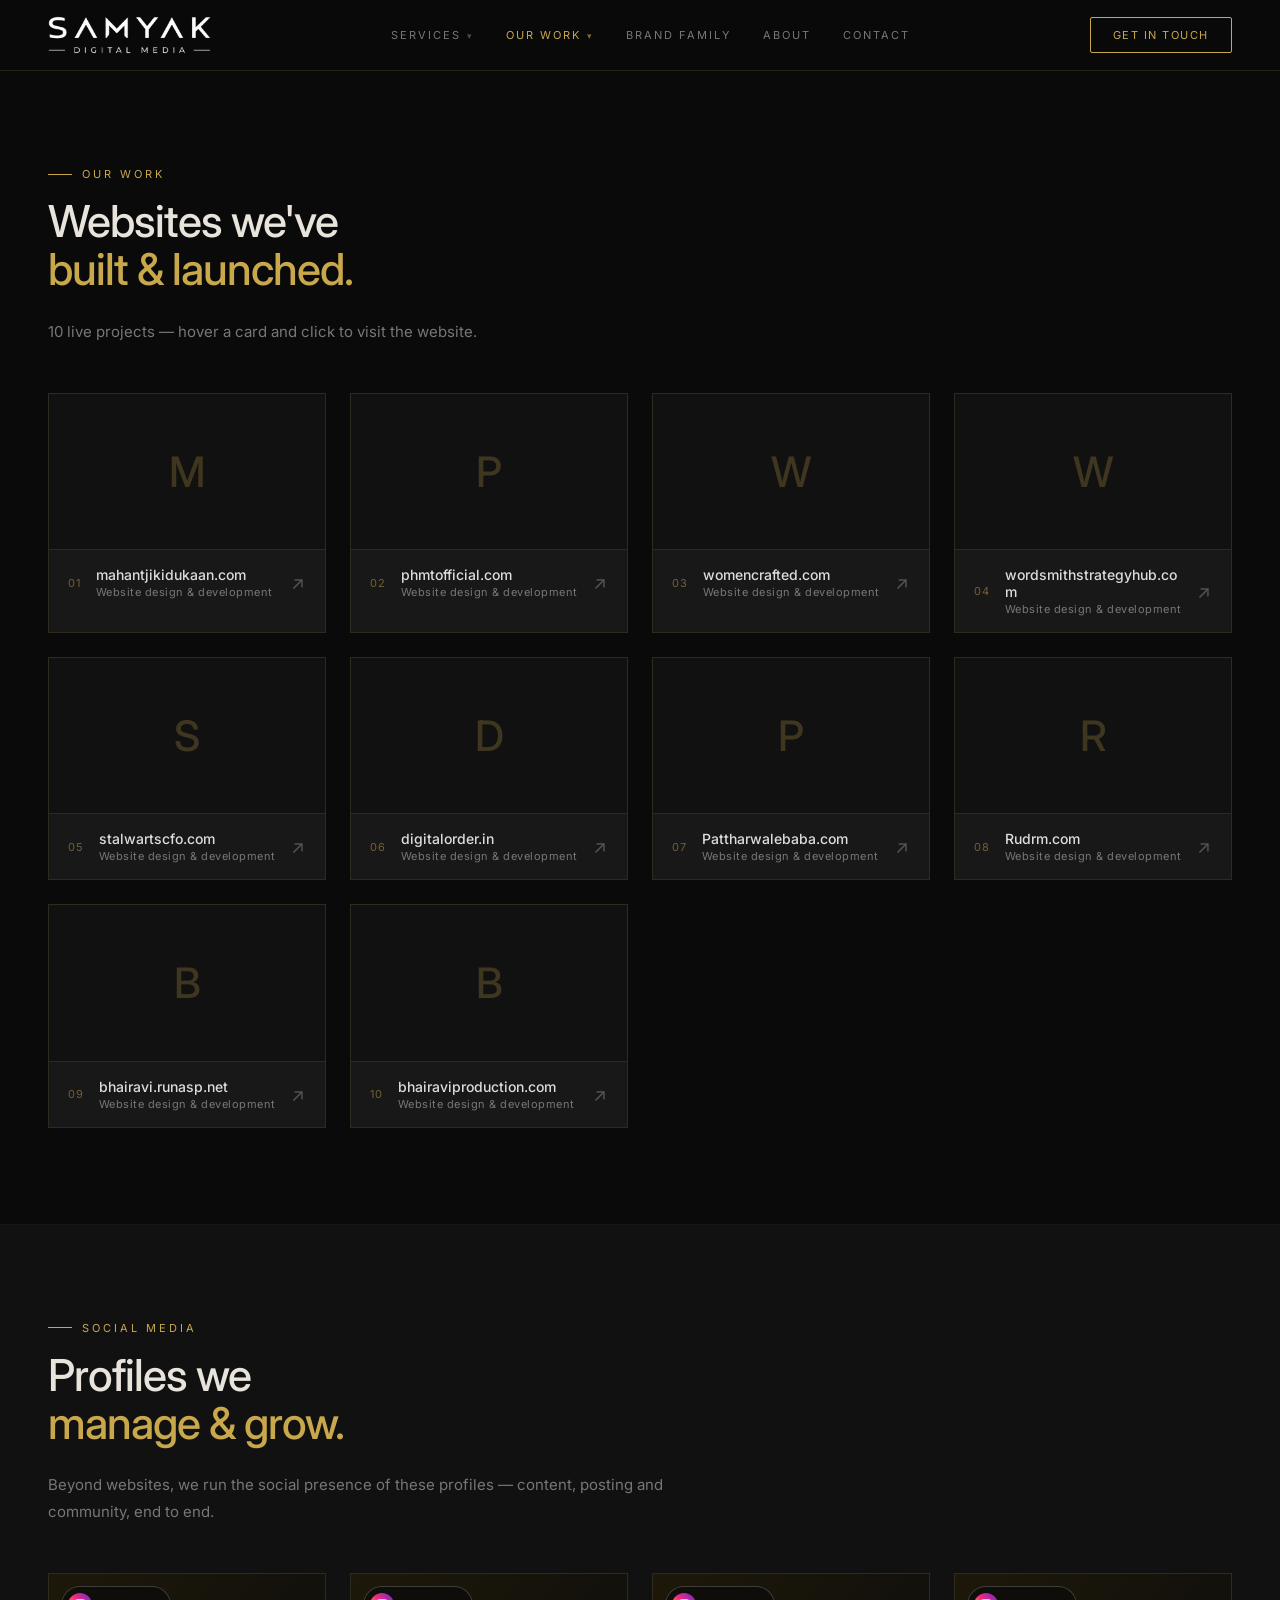
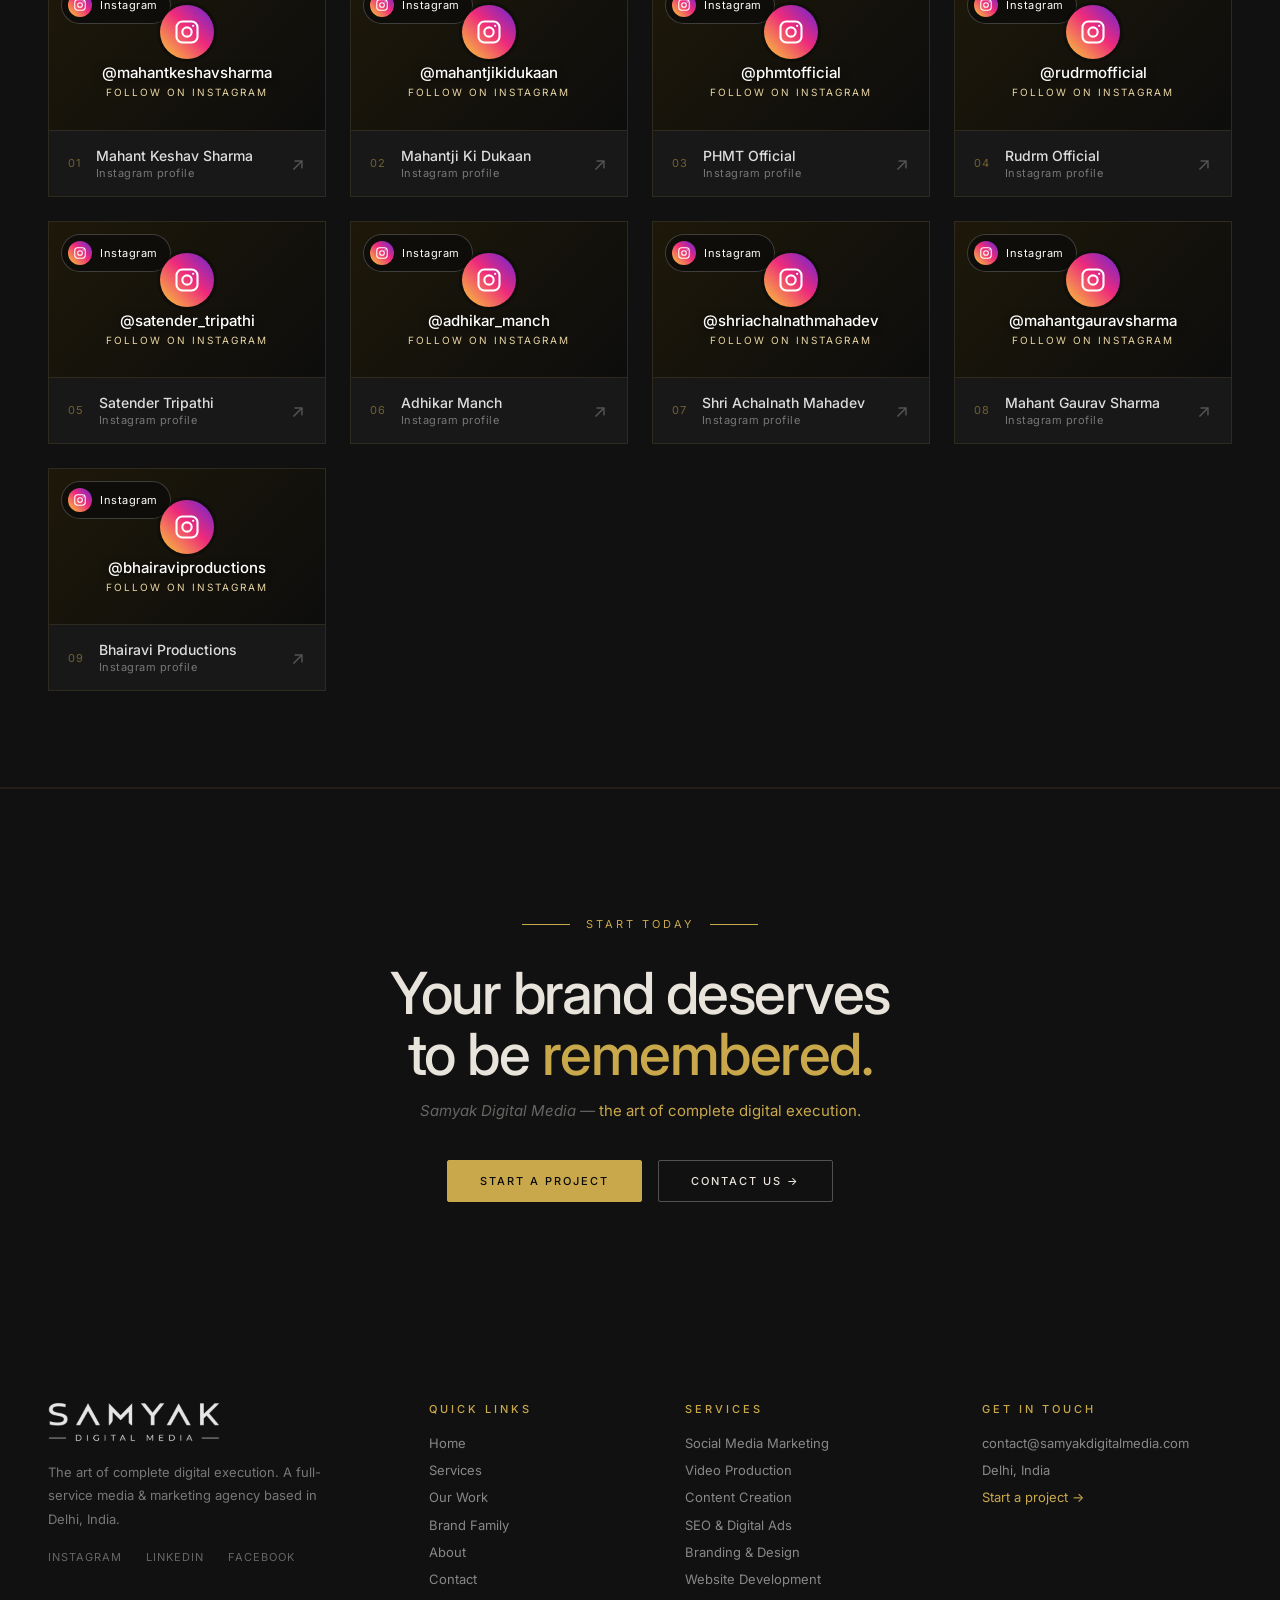
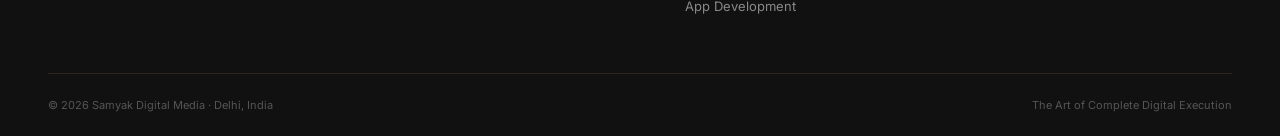
<file: work/index.html>
<!DOCTYPE html>
<html lang="en">
<head>
<meta charset="UTF-8">
<meta name="viewport" content="width=device-width, initial-scale=1.0">
<title>Our Work — Samyak Digital Media</title>
<meta name="description" content="Samyak Digital Media is a full-service media and marketing agency based in Delhi, India. The art of complete digital execution.">
<link rel="canonical" href="https://samyakdigitalmedia.com/work/">
<link rel="icon" href="../assets/favicon.png">
<link rel="preconnect" href="https://fonts.googleapis.com"><link rel="preconnect" href="https://fonts.gstatic.com" crossorigin>
<link href="https://fonts.googleapis.com/css2?family=Inter:wght@300;400;500&display=swap" rel="stylesheet">
<link rel="stylesheet" href="../assets/style.css">
</head>
<body>
<header class="nav" id="nav">
  <a class="logo" href="../"><img src="../assets/logo.png" alt="Samyak Digital Media" width="165" height="38"></a>
  <nav class="nav-links" aria-label="Main"><div class="dd"><a href="../services/">Services</a><div class="dd-menu"><a href="../services/#social-media-marketing">Social Media Marketing</a><a href="../services/#video-production">Video Production</a><a href="../services/#content-creation">Content Creation</a><a href="../services/#seo-digital-ads">SEO &amp; Digital Ads</a><a href="../services/#branding-design">Branding &amp; Design</a><a href="../services/#website-development">Website Development</a><a href="../services/#app-development">App Development</a><a class="dd-all" href="../services/">All services →</a></div></div><div class="dd"><a href="../work/" class="active">Our Work</a><div class="dd-menu dd-wide"><div><h6>WEBSITES</h6><a href="https://mahantjikidukaan.com" target="_blank" rel="noopener noreferrer">mahantjikidukaan.com</a><a href="https://phmtofficial.com" target="_blank" rel="noopener noreferrer">phmtofficial.com</a><a href="https://womencrafted.com" target="_blank" rel="noopener noreferrer">womencrafted.com</a><a href="https://wordsmithstrategyhub.com" target="_blank" rel="noopener noreferrer">wordsmithstrategyhub.com</a><a href="https://stalwartscfo.com" target="_blank" rel="noopener noreferrer">stalwartscfo.com</a><a href="https://digitalorder.in" target="_blank" rel="noopener noreferrer">digitalorder.in</a><a href="https://pattharwalebaba.com" target="_blank" rel="noopener noreferrer">Pattharwalebaba.com</a><a href="https://rudrm.com" target="_blank" rel="noopener noreferrer">Rudrm.com</a><a href="http://bhairavi.runasp.net/" target="_blank" rel="noopener noreferrer">bhairavi.runasp.net</a><a href="https://bhairaviproduction.com" target="_blank" rel="noopener noreferrer">bhairaviproduction.com</a></div><div><h6>INSTAGRAM</h6><a href="https://www.instagram.com/mahantkeshavsharma" target="_blank" rel="noopener noreferrer">@mahantkeshavsharma</a><a href="https://www.instagram.com/mahantjikidukaan" target="_blank" rel="noopener noreferrer">@mahantjikidukaan</a><a href="https://www.instagram.com/phmtofficial" target="_blank" rel="noopener noreferrer">@phmtofficial</a><a href="https://www.instagram.com/rudrmofficial" target="_blank" rel="noopener noreferrer">@rudrmofficial</a><a href="https://www.instagram.com/satender_tripathi" target="_blank" rel="noopener noreferrer">@satender_tripathi</a><a href="https://www.instagram.com/adhikar_manch" target="_blank" rel="noopener noreferrer">@adhikar_manch</a><a href="https://www.instagram.com/shriachalnathmahadev" target="_blank" rel="noopener noreferrer">@shriachalnathmahadev</a><a href="https://www.instagram.com/mahantgauravsharma" target="_blank" rel="noopener noreferrer">@mahantgauravsharma</a><a href="https://www.instagram.com/bhairaviproductions" target="_blank" rel="noopener noreferrer">@bhairaviproductions</a></div><a class="dd-all" href="../work/">View all work →</a></div></div><a href="../brand-family/">Brand Family</a><a href="../about/">About</a><a href="../contact/">Contact</a></nav>
  <a class="nav-btn" href="../contact/">Get in touch</a>
  <button class="nav-toggle" aria-label="Menu" aria-expanded="false"><span></span><span></span><span></span></button>
</header>
<main>
<section class="section page-head" id="websites">
  <div class="reveal"><div class="sec-tag">Our work</div><h1 class="sec-h2">Websites we've<br><em>built &amp; launched.</em></h1><p class="intro">10 live projects — hover a card and click to visit the website.</p></div>
</section>
<section class="section" style="padding-top:0"><div class="cards" style="margin-top:0"><a class="card reveal" href="https://mahantjikidukaan.com" target="_blank" rel="noopener noreferrer">
  <div class="thumb"><span class="initial">m</span><img loading="lazy" src="https://s0.wp.com/mshots/v1/https%3A%2F%2Fmahantjikidukaan.com%2F?w=700&amp;h=440" alt="mahantjikidukaan.com website preview" onerror="this.remove()"><span class="visit">Visit live site ↗</span></div>
  <div class="card-info"><span>01</span><div><h4>mahantjikidukaan.com</h4><p>Website design &amp; development</p></div><span class="arrow">↗</span></div>
</a><a class="card reveal" href="https://phmtofficial.com" target="_blank" rel="noopener noreferrer">
  <div class="thumb"><span class="initial">p</span><img loading="lazy" src="https://s0.wp.com/mshots/v1/https%3A%2F%2Fphmtofficial.com%2F?w=700&amp;h=440" alt="phmtofficial.com website preview" onerror="this.remove()"><span class="visit">Visit live site ↗</span></div>
  <div class="card-info"><span>02</span><div><h4>phmtofficial.com</h4><p>Website design &amp; development</p></div><span class="arrow">↗</span></div>
</a><a class="card reveal" href="https://womencrafted.com" target="_blank" rel="noopener noreferrer">
  <div class="thumb"><span class="initial">w</span><img loading="lazy" src="https://s0.wp.com/mshots/v1/https%3A%2F%2Fwomencrafted.com%2F?w=700&amp;h=440" alt="womencrafted.com website preview" onerror="this.remove()"><span class="visit">Visit live site ↗</span></div>
  <div class="card-info"><span>03</span><div><h4>womencrafted.com</h4><p>Website design &amp; development</p></div><span class="arrow">↗</span></div>
</a><a class="card reveal" href="https://wordsmithstrategyhub.com" target="_blank" rel="noopener noreferrer">
  <div class="thumb"><span class="initial">w</span><img loading="lazy" src="https://s0.wp.com/mshots/v1/https%3A%2F%2Fwordsmithstrategyhub.com%2F?w=700&amp;h=440" alt="wordsmithstrategyhub.com website preview" onerror="this.remove()"><span class="visit">Visit live site ↗</span></div>
  <div class="card-info"><span>04</span><div><h4>wordsmithstrategyhub.com</h4><p>Website design &amp; development</p></div><span class="arrow">↗</span></div>
</a><a class="card reveal" href="https://stalwartscfo.com" target="_blank" rel="noopener noreferrer">
  <div class="thumb"><span class="initial">s</span><img loading="lazy" src="https://s0.wp.com/mshots/v1/https%3A%2F%2Fstalwartscfo.com%2F?w=700&amp;h=440" alt="stalwartscfo.com website preview" onerror="this.remove()"><span class="visit">Visit live site ↗</span></div>
  <div class="card-info"><span>05</span><div><h4>stalwartscfo.com</h4><p>Website design &amp; development</p></div><span class="arrow">↗</span></div>
</a><a class="card reveal" href="https://digitalorder.in" target="_blank" rel="noopener noreferrer">
  <div class="thumb"><span class="initial">d</span><img loading="lazy" src="https://s0.wp.com/mshots/v1/https%3A%2F%2Fdigitalorder.in%2F?w=700&amp;h=440" alt="digitalorder.in website preview" onerror="this.remove()"><span class="visit">Visit live site ↗</span></div>
  <div class="card-info"><span>06</span><div><h4>digitalorder.in</h4><p>Website design &amp; development</p></div><span class="arrow">↗</span></div>
</a><a class="card reveal" href="https://pattharwalebaba.com" target="_blank" rel="noopener noreferrer">
  <div class="thumb"><span class="initial">P</span><img loading="lazy" src="https://s0.wp.com/mshots/v1/https%3A%2F%2Fpattharwalebaba.com%2F?w=700&amp;h=440" alt="Pattharwalebaba.com website preview" onerror="this.remove()"><span class="visit">Visit live site ↗</span></div>
  <div class="card-info"><span>07</span><div><h4>Pattharwalebaba.com</h4><p>Website design &amp; development</p></div><span class="arrow">↗</span></div>
</a><a class="card reveal" href="https://rudrm.com" target="_blank" rel="noopener noreferrer">
  <div class="thumb"><span class="initial">R</span><img loading="lazy" src="https://s0.wp.com/mshots/v1/https%3A%2F%2Frudrm.com%2F?w=700&amp;h=440" alt="Rudrm.com website preview" onerror="this.remove()"><span class="visit">Visit live site ↗</span></div>
  <div class="card-info"><span>08</span><div><h4>Rudrm.com</h4><p>Website design &amp; development</p></div><span class="arrow">↗</span></div>
</a><a class="card reveal" href="http://bhairavi.runasp.net/" target="_blank" rel="noopener noreferrer">
  <div class="thumb"><span class="initial">b</span><img loading="lazy" src="https://s0.wp.com/mshots/v1/http%3A%2F%2Fbhairavi.runasp.net%2F?w=700&amp;h=440" alt="bhairavi.runasp.net website preview" onerror="this.remove()"><span class="visit">Visit live site ↗</span></div>
  <div class="card-info"><span>09</span><div><h4>bhairavi.runasp.net</h4><p>Website design &amp; development</p></div><span class="arrow">↗</span></div>
</a><a class="card reveal" href="https://bhairaviproduction.com" target="_blank" rel="noopener noreferrer">
  <div class="thumb"><span class="initial">b</span><img loading="lazy" src="https://s0.wp.com/mshots/v1/https%3A%2F%2Fbhairaviproduction.com%2F?w=700&amp;h=440" alt="bhairaviproduction.com website preview" onerror="this.remove()"><span class="visit">Visit live site ↗</span></div>
  <div class="card-info"><span>10</span><div><h4>bhairaviproduction.com</h4><p>Website design &amp; development</p></div><span class="arrow">↗</span></div>
</a></div></section>
<section class="section alt" id="social">
  <div class="reveal"><div class="sec-tag">Social media</div><h2 class="sec-h2">Profiles we<br><em>manage &amp; grow.</em></h2><p class="intro">Beyond websites, we run the social presence of these profiles — content, posting and community, end to end.</p></div>
  <div class="cards"><a class="card ig reveal" href="https://www.instagram.com/mahantkeshavsharma" target="_blank" rel="noopener noreferrer">
  <div class="thumb">
    
    <span class="ig-badge"><span class="ig-ico"><svg viewBox="0 0 24 24" fill="none" stroke="currentColor" stroke-width="1.8"><rect x="3" y="3" width="18" height="18" rx="5"/><circle cx="12" cy="12" r="4"/><circle cx="17.3" cy="6.7" r="1" fill="currentColor" stroke="none"/></svg></span>Instagram</span>
    <div class="ig-follow"><span class="ig-ico"><svg viewBox="0 0 24 24" fill="none" stroke="currentColor" stroke-width="1.8"><rect x="3" y="3" width="18" height="18" rx="5"/><circle cx="12" cy="12" r="4"/><circle cx="17.3" cy="6.7" r="1" fill="currentColor" stroke="none"/></svg></span><b>@mahantkeshavsharma</b><small>Follow on Instagram</small></div>
    <span class="visit">Open on Instagram ↗</span>
  </div>
  <div class="card-info"><span>01</span><div><h4>Mahant Keshav Sharma</h4><p>Instagram profile</p></div><span class="arrow">↗</span></div>
</a><a class="card ig reveal" href="https://www.instagram.com/mahantjikidukaan" target="_blank" rel="noopener noreferrer">
  <div class="thumb">
    <img loading="lazy" src="https://s0.wp.com/mshots/v1/https%3A%2F%2Fmahantjikidukaan.com%2F?w=700&amp;h=440" alt="" onerror="this.remove()">
    <span class="ig-badge"><span class="ig-ico"><svg viewBox="0 0 24 24" fill="none" stroke="currentColor" stroke-width="1.8"><rect x="3" y="3" width="18" height="18" rx="5"/><circle cx="12" cy="12" r="4"/><circle cx="17.3" cy="6.7" r="1" fill="currentColor" stroke="none"/></svg></span>Instagram</span>
    <div class="ig-follow"><span class="ig-ico"><svg viewBox="0 0 24 24" fill="none" stroke="currentColor" stroke-width="1.8"><rect x="3" y="3" width="18" height="18" rx="5"/><circle cx="12" cy="12" r="4"/><circle cx="17.3" cy="6.7" r="1" fill="currentColor" stroke="none"/></svg></span><b>@mahantjikidukaan</b><small>Follow on Instagram</small></div>
    <span class="visit">Open on Instagram ↗</span>
  </div>
  <div class="card-info"><span>02</span><div><h4>Mahantji Ki Dukaan</h4><p>Instagram profile</p></div><span class="arrow">↗</span></div>
</a><a class="card ig reveal" href="https://www.instagram.com/phmtofficial" target="_blank" rel="noopener noreferrer">
  <div class="thumb">
    <img loading="lazy" src="https://s0.wp.com/mshots/v1/https%3A%2F%2Fphmtofficial.com%2F?w=700&amp;h=440" alt="" onerror="this.remove()">
    <span class="ig-badge"><span class="ig-ico"><svg viewBox="0 0 24 24" fill="none" stroke="currentColor" stroke-width="1.8"><rect x="3" y="3" width="18" height="18" rx="5"/><circle cx="12" cy="12" r="4"/><circle cx="17.3" cy="6.7" r="1" fill="currentColor" stroke="none"/></svg></span>Instagram</span>
    <div class="ig-follow"><span class="ig-ico"><svg viewBox="0 0 24 24" fill="none" stroke="currentColor" stroke-width="1.8"><rect x="3" y="3" width="18" height="18" rx="5"/><circle cx="12" cy="12" r="4"/><circle cx="17.3" cy="6.7" r="1" fill="currentColor" stroke="none"/></svg></span><b>@phmtofficial</b><small>Follow on Instagram</small></div>
    <span class="visit">Open on Instagram ↗</span>
  </div>
  <div class="card-info"><span>03</span><div><h4>PHMT Official</h4><p>Instagram profile</p></div><span class="arrow">↗</span></div>
</a><a class="card ig reveal" href="https://www.instagram.com/rudrmofficial" target="_blank" rel="noopener noreferrer">
  <div class="thumb">
    <img loading="lazy" src="https://s0.wp.com/mshots/v1/https%3A%2F%2Frudrm.com%2F?w=700&amp;h=440" alt="" onerror="this.remove()">
    <span class="ig-badge"><span class="ig-ico"><svg viewBox="0 0 24 24" fill="none" stroke="currentColor" stroke-width="1.8"><rect x="3" y="3" width="18" height="18" rx="5"/><circle cx="12" cy="12" r="4"/><circle cx="17.3" cy="6.7" r="1" fill="currentColor" stroke="none"/></svg></span>Instagram</span>
    <div class="ig-follow"><span class="ig-ico"><svg viewBox="0 0 24 24" fill="none" stroke="currentColor" stroke-width="1.8"><rect x="3" y="3" width="18" height="18" rx="5"/><circle cx="12" cy="12" r="4"/><circle cx="17.3" cy="6.7" r="1" fill="currentColor" stroke="none"/></svg></span><b>@rudrmofficial</b><small>Follow on Instagram</small></div>
    <span class="visit">Open on Instagram ↗</span>
  </div>
  <div class="card-info"><span>04</span><div><h4>Rudrm Official</h4><p>Instagram profile</p></div><span class="arrow">↗</span></div>
</a><a class="card ig reveal" href="https://www.instagram.com/satender_tripathi" target="_blank" rel="noopener noreferrer">
  <div class="thumb">
    
    <span class="ig-badge"><span class="ig-ico"><svg viewBox="0 0 24 24" fill="none" stroke="currentColor" stroke-width="1.8"><rect x="3" y="3" width="18" height="18" rx="5"/><circle cx="12" cy="12" r="4"/><circle cx="17.3" cy="6.7" r="1" fill="currentColor" stroke="none"/></svg></span>Instagram</span>
    <div class="ig-follow"><span class="ig-ico"><svg viewBox="0 0 24 24" fill="none" stroke="currentColor" stroke-width="1.8"><rect x="3" y="3" width="18" height="18" rx="5"/><circle cx="12" cy="12" r="4"/><circle cx="17.3" cy="6.7" r="1" fill="currentColor" stroke="none"/></svg></span><b>@satender_tripathi</b><small>Follow on Instagram</small></div>
    <span class="visit">Open on Instagram ↗</span>
  </div>
  <div class="card-info"><span>05</span><div><h4>Satender Tripathi</h4><p>Instagram profile</p></div><span class="arrow">↗</span></div>
</a><a class="card ig reveal" href="https://www.instagram.com/adhikar_manch" target="_blank" rel="noopener noreferrer">
  <div class="thumb">
    
    <span class="ig-badge"><span class="ig-ico"><svg viewBox="0 0 24 24" fill="none" stroke="currentColor" stroke-width="1.8"><rect x="3" y="3" width="18" height="18" rx="5"/><circle cx="12" cy="12" r="4"/><circle cx="17.3" cy="6.7" r="1" fill="currentColor" stroke="none"/></svg></span>Instagram</span>
    <div class="ig-follow"><span class="ig-ico"><svg viewBox="0 0 24 24" fill="none" stroke="currentColor" stroke-width="1.8"><rect x="3" y="3" width="18" height="18" rx="5"/><circle cx="12" cy="12" r="4"/><circle cx="17.3" cy="6.7" r="1" fill="currentColor" stroke="none"/></svg></span><b>@adhikar_manch</b><small>Follow on Instagram</small></div>
    <span class="visit">Open on Instagram ↗</span>
  </div>
  <div class="card-info"><span>06</span><div><h4>Adhikar Manch</h4><p>Instagram profile</p></div><span class="arrow">↗</span></div>
</a><a class="card ig reveal" href="https://www.instagram.com/shriachalnathmahadev" target="_blank" rel="noopener noreferrer">
  <div class="thumb">
    
    <span class="ig-badge"><span class="ig-ico"><svg viewBox="0 0 24 24" fill="none" stroke="currentColor" stroke-width="1.8"><rect x="3" y="3" width="18" height="18" rx="5"/><circle cx="12" cy="12" r="4"/><circle cx="17.3" cy="6.7" r="1" fill="currentColor" stroke="none"/></svg></span>Instagram</span>
    <div class="ig-follow"><span class="ig-ico"><svg viewBox="0 0 24 24" fill="none" stroke="currentColor" stroke-width="1.8"><rect x="3" y="3" width="18" height="18" rx="5"/><circle cx="12" cy="12" r="4"/><circle cx="17.3" cy="6.7" r="1" fill="currentColor" stroke="none"/></svg></span><b>@shriachalnathmahadev</b><small>Follow on Instagram</small></div>
    <span class="visit">Open on Instagram ↗</span>
  </div>
  <div class="card-info"><span>07</span><div><h4>Shri Achalnath Mahadev</h4><p>Instagram profile</p></div><span class="arrow">↗</span></div>
</a><a class="card ig reveal" href="https://www.instagram.com/mahantgauravsharma" target="_blank" rel="noopener noreferrer">
  <div class="thumb">
    
    <span class="ig-badge"><span class="ig-ico"><svg viewBox="0 0 24 24" fill="none" stroke="currentColor" stroke-width="1.8"><rect x="3" y="3" width="18" height="18" rx="5"/><circle cx="12" cy="12" r="4"/><circle cx="17.3" cy="6.7" r="1" fill="currentColor" stroke="none"/></svg></span>Instagram</span>
    <div class="ig-follow"><span class="ig-ico"><svg viewBox="0 0 24 24" fill="none" stroke="currentColor" stroke-width="1.8"><rect x="3" y="3" width="18" height="18" rx="5"/><circle cx="12" cy="12" r="4"/><circle cx="17.3" cy="6.7" r="1" fill="currentColor" stroke="none"/></svg></span><b>@mahantgauravsharma</b><small>Follow on Instagram</small></div>
    <span class="visit">Open on Instagram ↗</span>
  </div>
  <div class="card-info"><span>08</span><div><h4>Mahant Gaurav Sharma</h4><p>Instagram profile</p></div><span class="arrow">↗</span></div>
</a><a class="card ig reveal" href="https://www.instagram.com/bhairaviproductions" target="_blank" rel="noopener noreferrer">
  <div class="thumb">
    <img loading="lazy" src="https://s0.wp.com/mshots/v1/https%3A%2F%2Fbhairaviproduction.com%2F?w=700&amp;h=440" alt="" onerror="this.remove()">
    <span class="ig-badge"><span class="ig-ico"><svg viewBox="0 0 24 24" fill="none" stroke="currentColor" stroke-width="1.8"><rect x="3" y="3" width="18" height="18" rx="5"/><circle cx="12" cy="12" r="4"/><circle cx="17.3" cy="6.7" r="1" fill="currentColor" stroke="none"/></svg></span>Instagram</span>
    <div class="ig-follow"><span class="ig-ico"><svg viewBox="0 0 24 24" fill="none" stroke="currentColor" stroke-width="1.8"><rect x="3" y="3" width="18" height="18" rx="5"/><circle cx="12" cy="12" r="4"/><circle cx="17.3" cy="6.7" r="1" fill="currentColor" stroke="none"/></svg></span><b>@bhairaviproductions</b><small>Follow on Instagram</small></div>
    <span class="visit">Open on Instagram ↗</span>
  </div>
  <div class="card-info"><span>09</span><div><h4>Bhairavi Productions</h4><p>Instagram profile</p></div><span class="arrow">↗</span></div>
</a></div>
</section>
<section class="cta-sec">
  <div class="cta-orn reveal"><span>Start today</span></div>
  <h2 class="cta-h2 reveal">Your brand deserves<br>to be <em>remembered.</em></h2>
  <p class="cta-tagline reveal">Samyak Digital Media — <em>the art of complete digital execution.</em></p>
  <div class="cta-btns reveal"><a class="btn btn-gold" href="mailto:contact@samyakdigitalmedia.com?subject=New%20project%20enquiry">Start a project</a><a class="btn btn-ghost" href="../contact/">Contact us →</a></div>
</section>
</main>
<footer class="foot">
  <div class="foot-grid">
    <div class="foot-brand">
      <img src="../assets/logo.png" alt="Samyak Digital Media" width="172" height="40">
      <p>The art of complete digital execution. A full-service media &amp; marketing agency based in Delhi, India.</p>
      <div class="foot-links"><a href="https://www.instagram.com/samyakdigitalmedia" target="_blank" rel="noopener noreferrer">Instagram</a><a href="https://www.linkedin.com/company/samyak-digital-media" target="_blank" rel="noopener noreferrer">LinkedIn</a><a href="https://www.facebook.com/" target="_blank" rel="noopener noreferrer">Facebook</a></div>
    </div>
    <div class="foot-col"><h5>Quick links</h5><a href="../">Home</a><a href="../services/">Services</a><a href="../work/">Our Work</a><a href="../brand-family/">Brand Family</a><a href="../about/">About</a><a href="../contact/">Contact</a></div>
    <div class="foot-col"><h5>Services</h5><a href="../services/#social-media-marketing">Social Media Marketing</a><a href="../services/#video-production">Video Production</a><a href="../services/#content-creation">Content Creation</a><a href="../services/#seo-digital-ads">SEO &amp; Digital Ads</a><a href="../services/#branding-design">Branding &amp; Design</a><a href="../services/#website-development">Website Development</a><a href="../services/#app-development">App Development</a></div>
    <div class="foot-col"><h5>Get in touch</h5><a href="mailto:contact@samyakdigitalmedia.com">contact@samyakdigitalmedia.com</a><span>Delhi, India</span><a href="../contact/" style="color:var(--gold)">Start a project →</a></div>
  </div>
  <div class="foot-bar"><span>© 2026 Samyak Digital Media · Delhi, India</span><span>The Art of Complete Digital Execution</span></div>
</footer>
<script src="../assets/main.js"></script>
</body>
</html>
</file>
<file: assets/style.css>
/* 1 ── BASE */
*,
*::before,
*::after {
  margin: 0;
  padding: 0;
  box-sizing: border-box;
}

:root {
  --gold: #C9A84C;
  --gold2: #E8D5A3;
  --dark: #0A0A0A;
  --dark2: #111;
  --dark3: #181818;
  --muted: #777;
  --light: #E8E4DC;
  --line: rgba(201, 168, 76, .15);
}

html {
  scroll-behavior: smooth;
  scroll-padding-top: 90px;
}

body {
  font-family: 'Inter', sans-serif;
  background: var(--dark);
  color: var(--light);
  overflow-x: hidden;
}

a {
  color: inherit;
  text-decoration: none;
}

img,
video {
  display: block;
  max-width: 100%;
}

ul {
  list-style: none;
}

/* 2 ── HEADER */
.nav {
  position: sticky;
  top: 0;
  z-index: 100;
  display: flex;
  align-items: center;
  justify-content: space-between;
  gap: 2rem;
  padding: 1rem 3rem;
  background: rgba(10, 10, 10, .96);
  backdrop-filter: blur(12px);
  border-bottom: .5px solid var(--line);
}

.logo img {
  height: 38px;
  width: auto;
}

.nav-links {
  display: flex;
  gap: 2rem;
  font-size: 11px;
  letter-spacing: 2px;
  text-transform: uppercase;
}

.nav-links>a,
.dd>a {
  display: block;
  padding: 10px 0;
  color: var(--muted);
  transition: color .3s;
}

.nav-links a:hover,
.nav-links a.active {
  color: var(--gold);
}

.nav-btn {
  font-size: 11px;
  letter-spacing: 1.5px;
  text-transform: uppercase;
  padding: 10px 22px;
  border: .5px solid var(--gold);
  color: var(--gold);
  border-radius: 2px;
  transition: all .3s;
  white-space: nowrap;
}

.nav-btn:hover {
  background: var(--gold);
  color: var(--dark);
}

/* dropdown (hover / keyboard focus) */
.dd {
  position: relative;
}

.dd>a::after {
  content: '▾';
  margin-left: 6px;
  font-size: 9px;
  opacity: .6;
}

.dd-menu {
  position: absolute;
  top: 100%;
  left: -1.2rem;
  min-width: 250px;
  padding: .6rem 0;
  background: #0f0f0f;
  border: .5px solid var(--line);
  border-top: 1.5px solid var(--gold);
  box-shadow: 0 20px 40px rgba(0, 0, 0, .6);
  opacity: 0;
  visibility: hidden;
  transform: translateY(8px);
  transition: all .25s;
}

.dd:hover .dd-menu,
.dd:focus-within .dd-menu {
  opacity: 1;
  visibility: visible;
  transform: none;
}

.dd-menu a {
  display: block;
  padding: 9px 1.2rem;
  font-size: 11px;
  letter-spacing: 1.2px;
  color: #999;
  transition: all .2s;
}

.dd-menu a:hover {
  color: var(--gold);
  background: rgba(201, 168, 76, .06);
  padding-left: 1.6rem;
}

.dd-menu h6 {
  padding: 8px 1.2rem 4px;
  font-size: 9px;
  font-weight: 500;
  letter-spacing: 3px;
  color: var(--gold);
}

.dd-menu .dd-all {
  margin-top: 4px;
  border-top: .5px solid var(--line);
  color: var(--gold);
}

.dd-wide {
  display: grid;
  grid-template-columns: 1fr 1fr;
  min-width: 520px;
}

.dd-wide .dd-all {
  grid-column: 1 / -1;
}

.nav-toggle {
  display: none;
  position: relative;
  width: 28px;
  height: 20px;
  background: none;
  border: 0;
  cursor: pointer;
}

.nav-toggle span {
  position: absolute;
  left: 0;
  width: 100%;
  height: 1.5px;
  background: var(--gold);
  transition: all .3s;
}

.nav-toggle span:nth-child(1) {
  top: 0;
}

.nav-toggle span:nth-child(2) {
  top: 9px;
}

.nav-toggle span:nth-child(3) {
  top: 18px;
}

.nav.open .nav-toggle span:nth-child(1) {
  top: 9px;
  transform: rotate(45deg);
}

.nav.open .nav-toggle span:nth-child(2) {
  opacity: 0;
}

.nav.open .nav-toggle span:nth-child(3) {
  top: 9px;
  transform: rotate(-45deg);
}

/* 3 ── HERO (background video) */
.hero {
  position: relative;
  min-height: 92vh;
  display: flex;
  flex-direction: column;
  justify-content: flex-end;
  padding: 0 3rem 5rem;
  overflow: hidden;
  border-bottom: .5px solid rgba(201, 168, 76, .1);
}

.hero-video {
  position: absolute;
  inset: 0;
  width: 100%;
  height: 100%;
  object-fit: cover;
  filter: brightness(1.35) saturate(1.2);
}

.hero::before {
  content: '';
  position: absolute;
  inset: 0;
  z-index: 1;
  background: linear-gradient(180deg, rgba(10, 10, 10, .1), rgba(10, 10, 10, .75));
}

.hero-content {
  position: relative;
  z-index: 2;
}

.hero-eyebrow {
  display: flex;
  align-items: center;
  gap: 12px;
  margin-bottom: 2rem;
  font-size: 11px;
  letter-spacing: 3px;
  text-transform: uppercase;
  color: var(--gold);
}

.hero-eyebrow::before {
  content: '';
  width: 40px;
  height: .5px;
  background: var(--gold);
}

.hero h1 {
  max-width: 800px;
  font-size: 72px;
  font-weight: 500;
  line-height: 1.02;
  letter-spacing: -2.5px;
}

.hero h1 .gold {
  color: var(--gold);
}

.hero h1 .dim {
  color: rgba(232, 228, 220, .25);
}

.hero-divider {
  width: 60px;
  height: .5px;
  margin: 2rem 0;
  background: rgba(201, 168, 76, .4);
}

.hero-tagline {
  max-width: 500px;
  margin-bottom: 2.5rem;
  font-size: 17px;
  font-weight: 300;
  font-style: italic;
  line-height: 1.5;
  color: rgba(232, 228, 220, .55);
}

.hero-tagline em,
.cta-tagline em {
  font-style: normal;
  color: var(--gold);
}

.hero-btns {
  display: flex;
  gap: 1rem;
  flex-wrap: wrap;
}

.hero-content>* {
  animation: rise .9s ease both;
}

.hero-content> :nth-child(2) {
  animation-delay: .15s;
}

.hero-content> :nth-child(3) {
  animation-delay: .3s;
}

.hero-content> :nth-child(4) {
  animation-delay: .4s;
}

.hero-content> :nth-child(5) {
  animation-delay: .5s;
}

@keyframes rise {
  from {
    opacity: 0;
    transform: translateY(30px);
  }

  to {
    opacity: 1;
    transform: none;
  }
}

/* 4 ── BUTTONS */
.btn {
  display: inline-block;
  padding: 13px 32px;
  font: inherit;
  font-size: 11px;
  font-weight: 500;
  letter-spacing: 2px;
  text-transform: uppercase;
  border-radius: 2px;
  cursor: pointer;
  transition: all .3s;
}

.btn-gold {
  background: var(--gold);
  color: var(--dark);
  border: .5px solid var(--gold);
}

.btn-gold:hover {
  background: var(--gold2);
}

.btn-ghost {
  background: transparent;
  color: var(--light);
  border: .5px solid rgba(232, 228, 220, .3);
}

.btn-ghost:hover {
  border-color: var(--gold);
  color: var(--gold);
}

.link-gold {
  padding-bottom: 4px;
  font-size: 11px;
  letter-spacing: 2px;
  text-transform: uppercase;
  color: var(--gold);
  border-bottom: .5px solid var(--gold);
}

/* ticker */
.ticker {
  padding: 12px 0;
  overflow: hidden;
  background: var(--gold);
}

.ticker-inner {
  display: flex;
  gap: 3rem;
  width: max-content;
  font-size: 11px;
  font-weight: 500;
  letter-spacing: 2px;
  text-transform: uppercase;
  color: var(--dark);
  animation: ticker 25s linear infinite;
}

.ticker-inner i {
  font-style: normal;
  opacity: .35;
}

@keyframes ticker {
  to {
    transform: translateX(-50%);
  }
}

/* 5 ── SECTIONS */
.section {
  padding: 6rem 3rem;
  border-bottom: .5px solid rgba(201, 168, 76, .08);
}

.section.alt {
  background: var(--dark2);
}

.section.page-head {
  padding-bottom: 3rem;
  border-bottom: 0;
}

.sec-row {
  display: flex;
  justify-content: space-between;
  align-items: flex-end;
  flex-wrap: wrap;
  gap: 1rem;
}

.sec-tag {
  display: flex;
  align-items: center;
  gap: 10px;
  margin-bottom: 1rem;
  font-size: 11px;
  letter-spacing: 3px;
  text-transform: uppercase;
  color: var(--gold);
}

.sec-tag::before {
  content: '';
  width: 24px;
  height: .5px;
  background: var(--gold);
}

.sec-h2 {
  margin-bottom: 1.5rem;
  font-size: 44px;
  font-weight: 500;
  line-height: 1.1;
  letter-spacing: -1px;
}

.sec-h2 em,
.cta-h2 em {
  font-style: normal;
  color: var(--gold);
}

.intro {
  max-width: 700px;
  font-size: 15px;
  line-height: 1.8;
  color: var(--muted);
}

.sub-h {
  display: flex;
  align-items: center;
  gap: 10px;
  margin: 4rem 0 1.5rem;
  font-size: 11px;
  letter-spacing: 3px;
  text-transform: uppercase;
  color: var(--gold);
}

.sub-h::before {
  content: '';
  width: 24px;
  height: .5px;
  background: var(--gold);
}

@supports (animation-timeline: view()) {
  .reveal {
    animation: rise linear both;
    animation-timeline: view();
    animation-range: entry 0% entry 35%;
  }
}

/* 6 ── SERVICES */
.svc-list {
  margin-top: 3rem;
}

.svc-row {
  display: flex;
  justify-content: space-between;
  align-items: center;
  gap: 1rem;
  padding: 1.75rem 0;
  border-top: .5px solid rgba(255, 255, 255, .06);
  transition: padding .3s;
}

.svc-list> :last-child {
  border-bottom: .5px solid rgba(255, 255, 255, .06);
}

.svc-row:hover {
  padding-left: 14px;
}

.svc-row:hover .svc-name,
.svc-row:hover .svc-arrow {
  color: var(--gold);
}

.svc-left,
.svc-meta {
  display: flex;
  align-items: center;
  gap: 2rem;
}

.svc-num {
  min-width: 28px;
  font-size: 11px;
  letter-spacing: 1px;
  color: rgba(201, 168, 76, .45);
}

.svc-name {
  font-size: 26px;
  font-weight: 500;
  letter-spacing: -.3px;
  color: #ccc;
  transition: color .3s;
}

.svc-tag {
  font-size: 11px;
  letter-spacing: 1px;
  text-transform: uppercase;
  color: var(--muted);
}

.svc-arrow {
  font-size: 22px;
  color: #444;
  transition: all .3s;
}

.svc-row:hover .svc-arrow {
  transform: rotate(45deg);
}

details.svc {
  border-bottom: .5px solid rgba(255, 255, 255, .06);
}

details.svc>summary {
  list-style: none;
  cursor: pointer;
}

details.svc>summary::-webkit-details-marker {
  display: none;
}

details.svc>summary .svc-row {
  border-top: 0;
}

.plus {
  width: 22px;
  font-size: 26px;
  line-height: 1;
  text-align: center;
  color: var(--gold);
  transition: transform .3s;
}

details[open]>summary .plus {
  transform: rotate(45deg);
}

details[open]>summary .svc-name {
  color: var(--gold);
}

.panel {
  padding: 0 0 3rem 3.5rem;
}

.chips {
  display: flex;
  flex-wrap: wrap;
  gap: .6rem;
}

.chip {
  padding: 8px 16px;
  font-size: 12px;
  color: #ccc;
  border: .5px solid rgba(201, 168, 76, .28);
  border-radius: 30px;
  transition: all .3s;
}

.chip:hover {
  background: var(--gold);
  color: var(--dark);
}

/* development process (SDLC) */
.sdlc-head {
  display: flex;
  align-items: center;
  gap: 2rem;
  margin-bottom: 1.5rem;
}

.sdlc-ring {
  position: relative;
  flex: none;
  width: 120px;
  height: 120px;
  display: flex;
  flex-direction: column;
  align-items: center;
  justify-content: center;
  border-radius: 50%;
  background: var(--dark);
}

.sdlc-ring::before {
  content: '';
  position: absolute;
  inset: -5px;
  border: 1.5px dashed var(--gold);
  border-radius: 50%;
  animation: spin 14s linear infinite;
}

@keyframes spin {
  to {
    transform: rotate(360deg);
  }
}

.sdlc-ring b {
  font-size: 22px;
  font-weight: 500;
  letter-spacing: 2px;
  color: var(--gold);
}

.sdlc-ring small {
  font-size: 9px;
  letter-spacing: 1px;
  text-transform: uppercase;
  color: var(--muted);
}

.sdlc-head h3 {
  margin-bottom: 6px;
  font-size: 22px;
  font-weight: 500;
  color: #ddd;
}

.sdlc-head p {
  max-width: 520px;
  margin-bottom: 1rem;
  font-size: 13px;
  line-height: 1.7;
  color: var(--muted);
}

details.sdlc>summary {
  list-style: none;
  cursor: pointer;
}

details.sdlc>summary::-webkit-details-marker {
  display: none;
}

.steps-btn {
  display: inline-block;
  padding: 10px 20px;
  font-size: 11px;
  letter-spacing: 2px;
  text-transform: uppercase;
  color: var(--gold);
  border: .5px solid var(--gold);
  border-radius: 2px;
  transition: all .3s;
}

.steps-btn::after {
  content: ' +';
}

details[open] .steps-btn::after {
  content: ' −';
}

details.sdlc>summary:hover .steps-btn,
details[open] .steps-btn {
  background: var(--gold);
  color: var(--dark);
}

.grid-lines {
  display: grid;
  gap: 1px;
  background: rgba(201, 168, 76, .12);
  border: .5px solid rgba(201, 168, 76, .12);
}

.steps-grid {
  grid-template-columns: repeat(4, 1fr);
  margin-top: 1rem;
}

.grid-lines>* {
  background: var(--dark3);
  padding: 1.5rem;
}

.grid-lines span {
  font-size: 11px;
  letter-spacing: 1px;
  color: var(--gold);
}

.grid-lines h4 {
  margin: 6px 0;
  font-size: 15px;
  font-weight: 500;
  color: #ddd;
}

.grid-lines p {
  margin-bottom: 8px;
  font-size: 12px;
  line-height: 1.6;
  color: var(--muted);
}

.grid-lines li {
  position: relative;
  margin-top: 4px;
  padding-left: 12px;
  font-size: 11px;
  color: #888;
}

.grid-lines li::before {
  content: '';
  position: absolute;
  left: 0;
  top: 6px;
  width: 4px;
  height: 4px;
  border-radius: 50%;
  background: var(--gold);
}

.models-grid {
  display: grid;
  grid-template-columns: repeat(4, 1fr);
  gap: 1rem;
}

.model {
  padding: 1.6rem;
  background: var(--dark3);
  border: .5px solid rgba(201, 168, 76, .12);
  transition: all .35s;
}

.model:hover {
  transform: translateY(-6px);
  border-color: var(--gold);
  box-shadow: 0 10px 30px rgba(201, 168, 76, .08);
}

.model i {
  width: 46px;
  height: 46px;
  display: flex;
  align-items: center;
  justify-content: center;
  margin-bottom: 1rem;
  font-style: normal;
  font-size: 18px;
  color: var(--gold);
  border: .5px solid var(--gold);
  border-radius: 50%;
  transition: all .35s;
}

.model:hover i {
  background: var(--gold);
  color: var(--dark);
}

.model h4 {
  margin-bottom: 6px;
  font-size: 16px;
  font-weight: 500;
  color: #ddd;
}

.model p {
  font-size: 12px;
  line-height: 1.7;
  color: var(--muted);
}

.model.tag {
  display: flex;
  flex-direction: column;
  justify-content: center;
  font-style: italic;
  color: var(--gold);
  border-style: dashed;
}

.model.tag small {
  margin-top: 6px;
  font-style: normal;
  font-size: 11px;
  letter-spacing: 1px;
  color: var(--muted);
}

.models-foot {
  margin-top: 2rem;
  text-align: center;
  font-size: 11px;
  letter-spacing: 3px;
  text-transform: uppercase;
  color: var(--gold);
}

/* 7 ── ABOUT / WHY / STATS */
.about-grid {
  display: grid;
  grid-template-columns: 1fr 1fr;
  gap: 5rem;
  align-items: start;
}

.about-grid p {
  margin-bottom: 1rem;
  font-size: 15px;
  line-height: 1.8;
  color: var(--muted);
}

.about-grid p.quote {
  margin-bottom: 2rem;
  font-size: 14px;
  font-style: italic;
  color: rgba(201, 168, 76, .6);
}

.p-step {
  display: flex;
  gap: 2rem;
  padding: 2rem 0;
  border-bottom: .5px solid rgba(255, 255, 255, .06);
  transition: padding .3s;
}

.p-step:hover {
  padding-left: 8px;
}

.p-step>span {
  min-width: 24px;
  padding-top: 3px;
  font-size: 11px;
  letter-spacing: 1px;
  color: var(--gold);
}

.p-step h4 {
  margin-bottom: 6px;
  font-size: 16px;
  font-weight: 500;
  color: #ddd;
}

.p-step p {
  margin: 0;
  font-size: 13px;
  line-height: 1.6;
}

.stats {
  display: grid;
  grid-template-columns: repeat(4, 1fr);
  gap: 2rem;
}

.stats.two {
  grid-template-columns: 1fr 1fr;
  gap: 0 2rem;
  margin-top: 3rem;
}

.stat {
  padding: 1.5rem 0;
  border-top: .5px solid rgba(201, 168, 76, .2);
}

.stat b {
  display: block;
  font-size: 46px;
  font-weight: 500;
  letter-spacing: -2px;
  color: var(--gold);
}

.stat span {
  display: block;
  margin-top: 4px;
  font-size: 12px;
  color: var(--muted);
}

.why-grid {
  grid-template-columns: repeat(4, 1fr);
  margin-top: 3rem;
}

.why-grid>* {
  background: var(--dark);
  padding: 2.2rem 1.8rem;
  transition: background .3s;
}

.why-grid> :hover {
  background: var(--dark3);
}

.why-grid h4 {
  margin: 10px 0 8px;
  font-size: 18px;
}

/* 8 ── CARDS: websites / Instagram / brand family */
.cards {
  display: grid;
  grid-template-columns: repeat(4, 1fr);
  gap: 1.5rem;
  margin-top: 3rem;
}

.cards.two {
  grid-template-columns: repeat(2, 1fr);
  gap: 2rem;
}

.card {
  display: block;
  position: relative;
  background: var(--dark3);
  border: .5px solid rgba(201, 168, 76, .12);
  transition: border-color .3s, transform .3s;
}

.card:hover,
.card:target {
  border-color: var(--gold);
  transform: translateY(-4px);
}

.thumb {
  position: relative;
  aspect-ratio: 16 / 9;
  display: flex;
  align-items: center;
  justify-content: center;
  overflow: hidden;
  background: var(--dark2);
}

.thumb .initial {
  font-size: 42px;
  font-weight: 500;
  text-transform: uppercase;
  color: rgba(201, 168, 76, .25);
}

.thumb img {
  position: absolute;
  inset: 0;
  width: 100%;
  height: 100%;
  object-fit: cover;
  object-position: top;
  filter: grayscale(1) brightness(.7);
  transition: filter .4s;
}

.card:hover .thumb img {
  filter: none;
}

.visit {
  position: absolute;
  inset: auto 0 0;
  padding: 14px;
  text-align: center;
  font-size: 11px;
  letter-spacing: 2px;
  text-transform: uppercase;
  background: var(--gold);
  color: var(--dark);
  transform: translateY(100%);
  transition: transform .3s;
}

.card:hover .visit {
  transform: none;
}

.card-info {
  display: flex;
  align-items: center;
  gap: .9rem;
  padding: 1rem 1.2rem;
  border-top: .5px solid rgba(201, 168, 76, .12);
}

.card-info>span {
  font-size: 11px;
  letter-spacing: 1px;
  color: rgba(201, 168, 76, .5);
}

.card-info h4 {
  font-size: 14px;
  font-weight: 500;
  color: #ddd;
  word-break: break-word;
}

.card-info p {
  margin-top: 2px;
  font-size: 11px;
  letter-spacing: .5px;
  color: var(--muted);
}

.card-info .arrow {
  margin-left: auto;
  font-size: 18px;
  color: #555;
  transition: all .3s;
}

.card:hover .arrow {
  color: var(--gold);
  transform: rotate(45deg);
}

/* Instagram profile cards */
.ig .thumb {
  background: linear-gradient(135deg, #1d1809, #0d0d0d);
}

.ig .thumb img {
  filter: grayscale(1) brightness(.45) blur(1px);
  transform: scale(1.04);
}

.ig:hover .thumb img {
  filter: brightness(.7);
}

.ig-badge {
  position: absolute;
  top: 12px;
  left: 12px;
  z-index: 2;
  display: flex;
  align-items: center;
  gap: 8px;
  padding: 6px 12px 6px 6px;
  font-size: 11px;
  letter-spacing: .5px;
  color: #fff;
  background: rgba(10, 10, 10, .65);
  border: .5px solid rgba(255, 255, 255, .2);
  border-radius: 30px;
  backdrop-filter: blur(6px);
}

.ig-ico {
  width: 24px;
  height: 24px;
  padding: 5px;
  color: #fff;
  border-radius: 50%;
  background: linear-gradient(45deg, #f9ce34, #ee2a7b 55%, #6228d7);
}

.ig-follow {
  position: absolute;
  z-index: 2;
  display: flex;
  flex-direction: column;
  align-items: center;
  gap: 4px;
  text-align: center;
}

.ig-follow .ig-ico {
  width: 54px;
  height: 54px;
  padding: 13px;
  box-shadow: 0 0 0 3px rgba(10, 10, 10, .5);
}

.ig-follow b {
  font-size: 15px;
  font-weight: 500;
  color: #fff;
  text-shadow: 0 2px 8px rgba(0, 0, 0, .8);
}

.ig-follow small {
  font-size: 10px;
  letter-spacing: 2px;
  text-transform: uppercase;
  color: var(--gold2);
}

.ig:hover .visit {
  background: linear-gradient(45deg, #f9ce34, #ee2a7b 60%, #6228d7);
  color: #fff;
}

/* brand family */
.family {
  display: grid;
  grid-template-columns: repeat(4, 1fr);
  margin-top: 3rem;
  border: .5px solid rgba(201, 168, 76, .12);
}

.family a {
  display: flex;
  flex-direction: column;
  align-items: center;
  gap: 1rem;
  padding: 2.5rem 1.5rem;
  text-align: center;
  border: .5px solid rgba(201, 168, 76, .12);
  transition: background .3s;
}

.family a:hover {
  background: rgba(201, 168, 76, .05);
}

.family i {
  width: 64px;
  height: 64px;
  display: flex;
  align-items: center;
  justify-content: center;
  font-style: normal;
  font-size: 24px;
  text-transform: uppercase;
  color: var(--gold);
  border: 1.5px solid rgba(201, 168, 76, .45);
  border-radius: 50%;
  transition: all .3s;
}

.family a:hover i {
  background: var(--gold);
  color: var(--dark);
}

.family b {
  font-size: 14px;
  font-weight: 500;
  word-break: break-word;
  color: #ddd;
}

.family span {
  font-size: 11px;
  letter-spacing: 1.5px;
  text-transform: uppercase;
  color: var(--muted);
}

.family a:hover span {
  color: var(--gold);
}

/* careers */
.roles {
  display: grid;
  grid-template-columns: repeat(3, 1fr);
}

.roles small {
  font-size: 11px;
  letter-spacing: 1px;
  color: rgba(201, 168, 76, .6);
}

.roles h4 {
  margin: 8px 0;
  font-size: 20px;
}

.roles a {
  display: inline-block;
  margin-top: 1rem;
  font-size: 11px;
  letter-spacing: 1px;
  text-transform: uppercase;
  color: var(--gold);
}

/* 9 ── CTA */
.cta-sec {
  padding: 8rem 3rem;
  text-align: center;
  background: var(--dark2);
  border-top: .5px solid rgba(201, 168, 76, .1);
}

.cta-orn {
  display: flex;
  align-items: center;
  justify-content: center;
  gap: 16px;
  margin-bottom: 2rem;
  font-size: 11px;
  letter-spacing: 3px;
  text-transform: uppercase;
  color: var(--gold);
}

.cta-orn::before,
.cta-orn::after {
  content: '';
  width: 48px;
  height: .5px;
  background: var(--gold);
}

.cta-h2 {
  margin-bottom: 1rem;
  font-size: 58px;
  font-weight: 500;
  line-height: 1.05;
  letter-spacing: -1.5px;
}

.cta-tagline {
  margin-bottom: 2.5rem;
  font-size: 15px;
  font-style: italic;
  color: rgba(232, 228, 220, .4);
}

.cta-btns {
  display: flex;
  justify-content: center;
  gap: 1rem;
  flex-wrap: wrap;
}

/* 10 ── CONTACT */
.contact-grid {
  display: grid;
  grid-template-columns: 1fr 1.2fr;
  gap: 5rem;
  align-items: start;
}

.contact-info h4 {
  margin-bottom: 8px;
  font-size: 11px;
  font-weight: 500;
  letter-spacing: 3px;
  text-transform: uppercase;
  color: var(--gold);
}

.contact-info p,
.contact-info .mail {
  display: block;
  margin-bottom: 2rem;
  font-size: 16px;
  color: var(--light);
}

.contact-info .mail:hover {
  color: var(--gold);
}

.socials {
  display: flex;
  flex-wrap: wrap;
  gap: .7rem;
}

.social {
  display: inline-flex;
  align-items: center;
  gap: 8px;
  padding: 10px 18px;
  font-size: 12px;
  letter-spacing: 1px;
  color: var(--light);
  border: .5px solid rgba(201, 168, 76, .3);
  border-radius: 30px;
  transition: all .3s;
}

.social:hover {
  background: var(--gold);
  color: var(--dark);
  border-color: var(--gold);
}

.social svg {
  width: 15px;
  height: 15px;
}

.contact-card {
  padding: 3rem;
  background: var(--dark2);
  border: .5px solid var(--line);
}

.contact-card h3 {
  margin-bottom: 1rem;
  font-size: 28px;
  font-weight: 500;
}

.contact-card p {
  margin-bottom: 1.5rem;
  font-size: 14px;
  line-height: 1.8;
  color: var(--muted);
}

/* 11 ── FOOTER */
.foot {
  padding: 4.5rem 3rem 1.5rem;
  background: var(--dark2);
}

.foot-grid {
  display: grid;
  grid-template-columns: 1.6fr 1fr 1.2fr 1.2fr;
  gap: 3rem;
  padding-bottom: 3rem;
}

.foot-brand img {
  height: 40px;
  width: auto;
  opacity: .9;
}

.foot-brand p {
  max-width: 300px;
  margin: 1.2rem 0;
  font-size: 13px;
  line-height: 1.8;
  color: #777;
}

.foot-links {
  display: flex;
  gap: 1.5rem;
  flex-wrap: wrap;
}

.foot-links a {
  font-size: 11px;
  letter-spacing: 1px;
  text-transform: uppercase;
  color: #666;
  transition: color .3s;
}

.foot h5 {
  margin-bottom: 1.2rem;
  font-size: 11px;
  font-weight: 500;
  letter-spacing: 3px;
  text-transform: uppercase;
  color: var(--gold);
}

.foot-col a,
.foot-col span {
  display: block;
  margin-bottom: .7rem;
  font-size: 13px;
  color: #888;
  transition: color .3s;
}

.foot a:hover {
  color: var(--gold);
}

.foot-bar {
  display: flex;
  justify-content: space-between;
  flex-wrap: wrap;
  gap: 1rem;
  padding-top: 1.5rem;
  font-size: 11px;
  color: #555;
  border-top: .5px solid var(--line);
}

/* 12 ── UTILITIES */
.toast {
  position: fixed;
  left: 50%;
  bottom: 30px;
  z-index: 300;
  padding: 12px 22px;
  font-size: 13px;
  color: var(--dark);
  background: var(--gold);
  border-radius: 2px;
  transform: translate(-50%, 20px);
  opacity: 0;
  pointer-events: none;
  transition: all .3s;
}

.toast.show {
  opacity: 1;
  transform: translate(-50%, 0);
}

@media (prefers-reduced-motion: reduce) {
  * {
    animation: none !important;
    scroll-behavior: auto !important;
  }
}

/* 13 ── RESPONSIVE */
@media (max-width: 1100px) {
  .nav {
    padding: 1rem 1.5rem;
  }

  .cards,
  .family {
    grid-template-columns: repeat(2, 1fr);
  }

  .why-grid,
  .stats,
  .steps-grid,
  .models-grid {
    grid-template-columns: repeat(2, 1fr);
  }

  .foot-grid {
    grid-template-columns: 1fr 1fr;
  }
}

@media (max-width: 900px) {
  .nav-toggle {
    display: block;
  }

  .nav>.nav-btn {
    display: none;
  }

  .nav-links {
    display: none;
    position: absolute;
    top: 100%;
    left: 0;
    right: 0;
    flex-direction: column;
    gap: 0;
    max-height: calc(100vh - 70px);
    overflow-y: auto;
    background: rgba(10, 10, 10, .98);
    border-bottom: .5px solid var(--line);
  }

  .nav.open .nav-links {
    display: flex;
  }

  .nav-links>a,
  .dd>a {
    padding: 1.1rem 1.5rem;
    border-top: .5px solid rgba(255, 255, 255, .05);
  }

  .dd>a::after {
    display: none;
  }

  .dd-menu,
  .dd-wide {
    position: static;
    display: block;
    min-width: 0;
    opacity: 1;
    visibility: visible;
    transform: none;
    border: 0;
    box-shadow: none;
    background: rgba(255, 255, 255, .02);
    padding: 0 0 .5rem;
  }

  .dd-menu a {
    padding: 8px 2.5rem;
  }

  .dd-menu h6 {
    padding: 8px 2.5rem 2px;
  }
}

@media (max-width: 768px) {
  .hero {
    padding: 0 1.5rem 4rem;
  }

  .hero h1 {
    font-size: 42px;
    letter-spacing: -1px;
  }

  .section,
  .cta-sec {
    padding: 4rem 1.5rem;
  }

  .sec-h2 {
    font-size: 32px;
  }

  .cta-h2 {
    font-size: 36px;
  }

  .about-grid,
  .contact-grid,
  .foot-grid {
    grid-template-columns: 1fr;
    gap: 2.5rem;
  }

  .cards,
  .cards.two,
  .why-grid,
  .steps-grid,
  .models-grid,
  .roles {
    grid-template-columns: 1fr;
  }

  .family {
    grid-template-columns: repeat(2, 1fr);
  }

  .svc-name {
    font-size: 18px;
  }

  .svc-tag {
    display: none;
  }

  .panel {
    padding-left: 0;
  }

  .sdlc-head {
    flex-direction: column;
    align-items: flex-start;
  }

  .contact-card {
    padding: 2rem 1.5rem;
  }

  .foot {
    padding: 3rem 1.5rem 1.5rem;
  }
}

@media (min-width: 1101px) {
  .cards.two {
    grid-template-columns: repeat(2, 1fr);
  }
}
</file>
